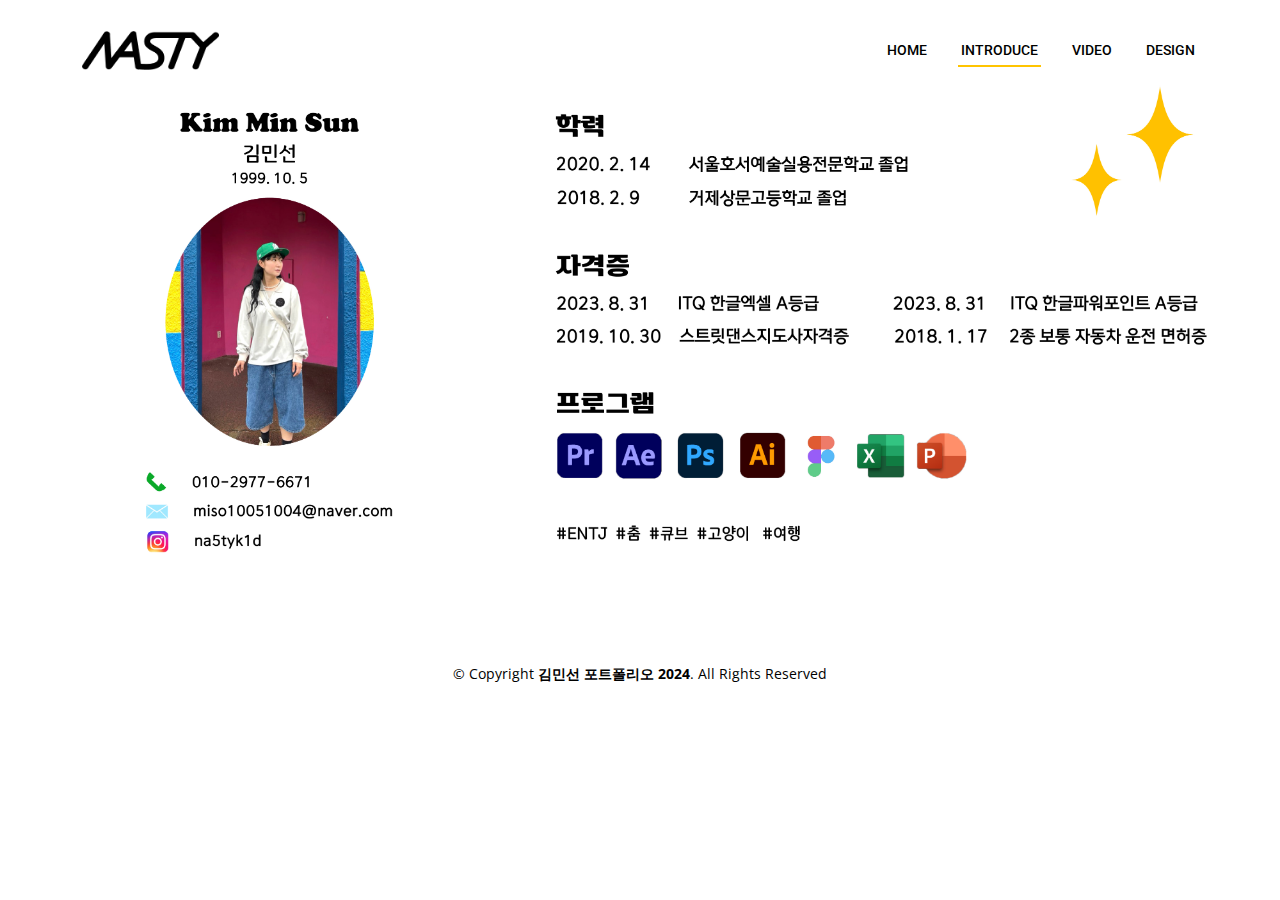
<file: about.html>
<!DOCTYPE html>
<html lang="ko">

<head>
  <meta charset="utf-8">
  <meta content="width=device-width, initial-scale=1.0" name="viewport">

  <title>김민선 포트폴리오</title>
  <meta content="" name="description">
  <meta content="" name="keywords">

  <!-- Favicons -->
  <link href="./img1/nasty_logo.png" rel="icon">
  <link href="assets/img/apple-touch-icon.png" rel="apple-touch-icon">

  <!-- Google Fonts -->
  <link rel="preconnect" href="https://fonts.googleapis.com">
  <link rel="preconnect" href="https://fonts.gstatic.com" crossorigin>
  <link href="https://fonts.googleapis.com/css2?family=Open+Sans:ital,wght@0,300;0,400;0,500;0,600;0,700;1,300;1,400;1,600;1,700&family=Roboto:ital,wght@0,300;0,400;0,500;0,600;0,700;1,300;1,400;1,500;1,600;1,700&family=Work+Sans:ital,wght@0,300;0,400;0,500;0,600;0,700;1,300;1,400;1,500;1,600;1,700&display=swap" rel="stylesheet">

  <!-- Vendor CSS Files -->
  <link href="assets/vendor/bootstrap/css/bootstrap.min.css" rel="stylesheet">
  <link href="assets/vendor/bootstrap-icons/bootstrap-icons.css" rel="stylesheet">
  <link href="assets/vendor/fontawesome-free/css/all.min.css" rel="stylesheet">
  <link href="assets/vendor/aos/aos.css" rel="stylesheet">
  <link href="assets/vendor/glightbox/css/glightbox.min.css" rel="stylesheet">
  <link href="assets/vendor/swiper/swiper-bundle.min.css" rel="stylesheet">

  <!-- Template Main CSS File -->
  <link href="assets/css/main.css" rel="stylesheet">

</head>

<body id="top">

  <!-- ======= Header ======= -->
  <header id="header" class="header d-flex align-items-center">
    <div class="container-fluid container-xl d-flex align-items-center justify-content-between">

      <a href="index.html" class="logo d-flex align-items-center">
        <!-- Uncomment the line below if you also wish to use an image logo -->
        <img src="./img1/nasty_text(bk).png" alt="">
        <!-- <h1>김민선 포트폴리</h1> -->
      </a>

      <i class="mobile-nav-toggle mobile-nav-show bi bi-list"></i>
      <i class="mobile-nav-toggle mobile-nav-hide d-none bi bi-x"></i>
      <nav id="navbar" class="navbar">
        <ul>
          <li><a href="index.html" >Home</a></li>
          <li><a href="about.html" class="active">Introduce</a></li>
          <li><a href="services.html">Video</a></li>
          <li><a href="projects.html">Design</a></li>
          
        </ul>
      </nav><!-- .navbar -->

    </div>
  </header><!-- End Header -->
	

  <main id="main">

  <div class="img01">
    <img class="img-fluid" src="./img1/sun.jpg" alt="">
  </div>
	
  <div class="img02">
    <img class="img-fluid" src="./img1/sun01.jpg" alt="">
    <img class="img-fluid" src="./img1/sun02.jpg" alt="">
  </div>
	

	 

	  
  
  </main><!-- End #main -->

  <!-- ======= Footer ======= -->
  <footer id="footer" class="footer">

      <div class="footer-legal text-center position-relative">
      <div class="container">
        
          &copy; Copyright <strong><span>김민선 포트폴리오 2024</span></strong>. All Rights Reserved
        </div>
              </div>
    

  </footer>
  <!-- End Footer -->

  <a href="#top" class="scroll-top d-flex align-items-center justify-content-center"><i class="bi bi-arrow-up-short"></i></a>

  <!-- Vendor JS Files -->
  <script src="assets/vendor/bootstrap/js/bootstrap.bundle.min.js"></script>
  <script src="assets/vendor/aos/aos.js"></script>
  <script src="assets/vendor/glightbox/js/glightbox.min.js"></script>
  <script src="assets/vendor/isotope-layout/isotope.pkgd.min.js"></script>
  <script src="assets/vendor/swiper/swiper-bundle.min.js"></script>
  <script src="assets/vendor/purecounter/purecounter_vanilla.js"></script>
  <script src="assets/vendor/php-email-form/validate.js"></script>

  <!-- Template Main JS File -->
  <script src="assets/js/main.js"></script>

</body>

</html>
</file>
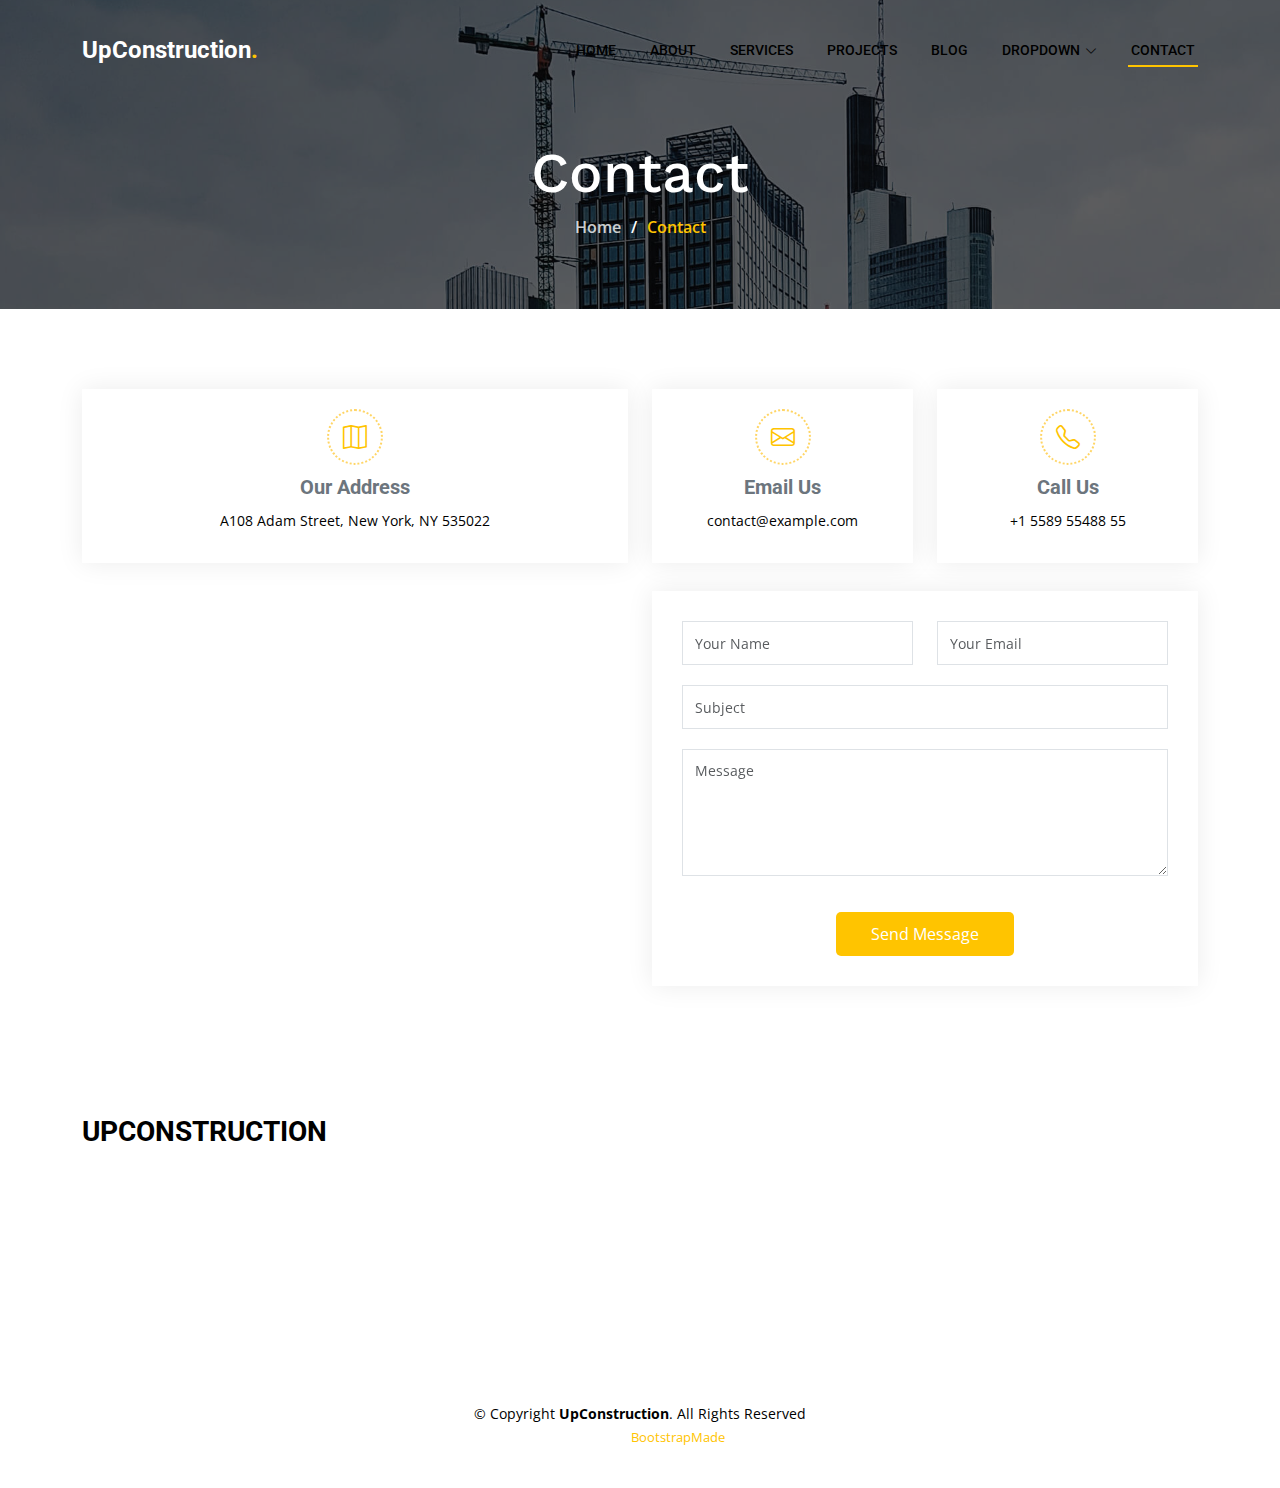
<file: contact.html>
<!DOCTYPE html>
<html lang="en">

<head>
  <meta charset="utf-8">
  <meta content="width=device-width, initial-scale=1.0" name="viewport">

  <title>UpConstruction Bootstrap Template - Contact</title>
  <meta content="" name="description">
  <meta content="" name="keywords">

  <!-- Favicons -->
  <link href="assets/img/favicon.png" rel="icon">
  <link href="assets/img/apple-touch-icon.png" rel="apple-touch-icon">

  <!-- Google Fonts -->
  <link rel="preconnect" href="https://fonts.googleapis.com">
  <link rel="preconnect" href="https://fonts.gstatic.com" crossorigin>
  <link href="https://fonts.googleapis.com/css2?family=Open+Sans:ital,wght@0,300;0,400;0,500;0,600;0,700;1,300;1,400;1,600;1,700&family=Roboto:ital,wght@0,300;0,400;0,500;0,600;0,700;1,300;1,400;1,500;1,600;1,700&family=Work+Sans:ital,wght@0,300;0,400;0,500;0,600;0,700;1,300;1,400;1,500;1,600;1,700&display=swap" rel="stylesheet">

  <!-- Vendor CSS Files -->
  <link href="assets/vendor/bootstrap/css/bootstrap.min.css" rel="stylesheet">
  <link href="assets/vendor/bootstrap-icons/bootstrap-icons.css" rel="stylesheet">
  <link href="assets/vendor/fontawesome-free/css/all.min.css" rel="stylesheet">
  <link href="assets/vendor/aos/aos.css" rel="stylesheet">
  <link href="assets/vendor/glightbox/css/glightbox.min.css" rel="stylesheet">
  <link href="assets/vendor/swiper/swiper-bundle.min.css" rel="stylesheet">

  <!-- Template Main CSS File -->
  <link href="assets/css/main.css" rel="stylesheet">

  <!-- =======================================================
  * Template Name: UpConstruction
  * Updated: Jan 29 2024 with Bootstrap v5.3.2
  * Template URL: https://bootstrapmade.com/upconstruction-bootstrap-construction-website-template/
  * Author: BootstrapMade.com
  * License: https://bootstrapmade.com/license/
  ======================================================== -->
</head>

<body>

  <!-- ======= Header ======= -->
  <header id="header" class="header d-flex align-items-center">
    <div class="container-fluid container-xl d-flex align-items-center justify-content-between">

      <a href="index.html" class="logo d-flex align-items-center">
        <!-- Uncomment the line below if you also wish to use an image logo -->
        <!-- <img src="assets/img/logo.png" alt=""> -->
        <h1>UpConstruction<span>.</span></h1>
      </a>

      <i class="mobile-nav-toggle mobile-nav-show bi bi-list"></i>
      <i class="mobile-nav-toggle mobile-nav-hide d-none bi bi-x"></i>
      <nav id="navbar" class="navbar">
        <ul>
          <li><a href="index.html">Home</a></li>
          <li><a href="about.html">About</a></li>
          <li><a href="services.html">Services</a></li>
          <li><a href="projects.html">Projects</a></li>
          <li><a href="blog.html">Blog</a></li>
          <li class="dropdown"><a href="#"><span>Dropdown</span> <i class="bi bi-chevron-down dropdown-indicator"></i></a>
            <ul>
              <li><a href="#">Dropdown 1</a></li>
              <li class="dropdown"><a href="#"><span>Deep Dropdown</span> <i class="bi bi-chevron-down dropdown-indicator"></i></a>
                <ul>
                  <li><a href="#">Deep Dropdown 1</a></li>
                  <li><a href="#">Deep Dropdown 2</a></li>
                  <li><a href="#">Deep Dropdown 3</a></li>
                  <li><a href="#">Deep Dropdown 4</a></li>
                  <li><a href="#">Deep Dropdown 5</a></li>
                </ul>
              </li>
              <li><a href="#">Dropdown 2</a></li>
              <li><a href="#">Dropdown 3</a></li>
              <li><a href="#">Dropdown 4</a></li>
            </ul>
          </li>
          <li><a href="contact.html" class="active">Contact</a></li>
        </ul>
      </nav><!-- .navbar -->

    </div>
  </header><!-- End Header -->

  <main id="main">

    <!-- ======= Breadcrumbs ======= -->
    <div class="breadcrumbs d-flex align-items-center" style="background-image: url('assets/img/breadcrumbs-bg.jpg');">
      <div class="container position-relative d-flex flex-column align-items-center" data-aos="fade">

        <h2>Contact</h2>
        <ol>
          <li><a href="index.html">Home</a></li>
          <li>Contact</li>
        </ol>

      </div>
    </div><!-- End Breadcrumbs -->

    <!-- ======= Contact Section ======= -->
    <section id="contact" class="contact">
      <div class="container" data-aos="fade-up" data-aos-delay="100">

        <div class="row gy-4">
          <div class="col-lg-6">
            <div class="info-item  d-flex flex-column justify-content-center align-items-center">
              <i class="bi bi-map"></i>
              <h3>Our Address</h3>
              <p>A108 Adam Street, New York, NY 535022</p>
            </div>
          </div><!-- End Info Item -->

          <div class="col-lg-3 col-md-6">
            <div class="info-item d-flex flex-column justify-content-center align-items-center">
              <i class="bi bi-envelope"></i>
              <h3>Email Us</h3>
              <p>contact@example.com</p>
            </div>
          </div><!-- End Info Item -->

          <div class="col-lg-3 col-md-6">
            <div class="info-item  d-flex flex-column justify-content-center align-items-center">
              <i class="bi bi-telephone"></i>
              <h3>Call Us</h3>
              <p>+1 5589 55488 55</p>
            </div>
          </div><!-- End Info Item -->

        </div>

        <div class="row gy-4 mt-1">

          <div class="col-lg-6 ">
            <iframe src="https://www.google.com/maps/embed?pb=!1m14!1m8!1m3!1d12097.433213460943!2d-74.0062269!3d40.7101282!3m2!1i1024!2i768!4f13.1!3m3!1m2!1s0x0%3A0xb89d1fe6bc499443!2sDowntown+Conference+Center!5e0!3m2!1smk!2sbg!4v1539943755621" frameborder="0" style="border:0; width: 100%; height: 384px;" allowfullscreen></iframe>
          </div><!-- End Google Maps -->

          <div class="col-lg-6">
            <form action="forms/contact.php" method="post" role="form" class="php-email-form">
              <div class="row gy-4">
                <div class="col-lg-6 form-group">
                  <input type="text" name="name" class="form-control" id="name" placeholder="Your Name" required>
                </div>
                <div class="col-lg-6 form-group">
                  <input type="email" class="form-control" name="email" id="email" placeholder="Your Email" required>
                </div>
              </div>
              <div class="form-group">
                <input type="text" class="form-control" name="subject" id="subject" placeholder="Subject" required>
              </div>
              <div class="form-group">
                <textarea class="form-control" name="message" rows="5" placeholder="Message" required></textarea>
              </div>
              <div class="my-3">
                <div class="loading">Loading</div>
                <div class="error-message"></div>
                <div class="sent-message">Your message has been sent. Thank you!</div>
              </div>
              <div class="text-center"><button type="submit">Send Message</button></div>
            </form>
          </div><!-- End Contact Form -->

        </div>

      </div>
    </section><!-- End Contact Section -->

  </main><!-- End #main -->

  <!-- ======= Footer ======= -->
  <footer id="footer" class="footer">

    <div class="footer-content position-relative">
      <div class="container">
        <div class="row">

          <div class="col-lg-4 col-md-6">
            <div class="footer-info">
              <h3>UpConstruction</h3>
              <p>
                A108 Adam Street <br>
                NY 535022, USA<br><br>
                <strong>Phone:</strong> +1 5589 55488 55<br>
                <strong>Email:</strong> info@example.com<br>
              </p>
              <div class="social-links d-flex mt-3">
                <a href="#" class="d-flex align-items-center justify-content-center"><i class="bi bi-twitter"></i></a>
                <a href="#" class="d-flex align-items-center justify-content-center"><i class="bi bi-facebook"></i></a>
                <a href="#" class="d-flex align-items-center justify-content-center"><i class="bi bi-instagram"></i></a>
                <a href="#" class="d-flex align-items-center justify-content-center"><i class="bi bi-linkedin"></i></a>
              </div>
            </div>
          </div><!-- End footer info column-->

          <div class="col-lg-2 col-md-3 footer-links">
            <h4>Useful Links</h4>
            <ul>
              <li><a href="#">Home</a></li>
              <li><a href="#">About us</a></li>
              <li><a href="#">Services</a></li>
              <li><a href="#">Terms of service</a></li>
              <li><a href="#">Privacy policy</a></li>
            </ul>
          </div><!-- End footer links column-->

          <div class="col-lg-2 col-md-3 footer-links">
            <h4>Our Services</h4>
            <ul>
              <li><a href="#">Web Design</a></li>
              <li><a href="#">Web Development</a></li>
              <li><a href="#">Product Management</a></li>
              <li><a href="#">Marketing</a></li>
              <li><a href="#">Graphic Design</a></li>
            </ul>
          </div><!-- End footer links column-->

          <div class="col-lg-2 col-md-3 footer-links">
            <h4>Hic solutasetp</h4>
            <ul>
              <li><a href="#">Molestiae accusamus iure</a></li>
              <li><a href="#">Excepturi dignissimos</a></li>
              <li><a href="#">Suscipit distinctio</a></li>
              <li><a href="#">Dilecta</a></li>
              <li><a href="#">Sit quas consectetur</a></li>
            </ul>
          </div><!-- End footer links column-->

          <div class="col-lg-2 col-md-3 footer-links">
            <h4>Nobis illum</h4>
            <ul>
              <li><a href="#">Ipsam</a></li>
              <li><a href="#">Laudantium dolorum</a></li>
              <li><a href="#">Dinera</a></li>
              <li><a href="#">Trodelas</a></li>
              <li><a href="#">Flexo</a></li>
            </ul>
          </div><!-- End footer links column-->

        </div>
      </div>
    </div>

    <div class="footer-legal text-center position-relative">
      <div class="container">
        <div class="copyright">
          &copy; Copyright <strong><span>UpConstruction</span></strong>. All Rights Reserved
        </div>
        <div class="credits">
          <!-- All the links in the footer should remain intact. -->
          <!-- You can delete the links only if you purchased the pro version. -->
          <!-- Licensing information: https://bootstrapmade.com/license/ -->
          <!-- Purchase the pro version with working PHP/AJAX contact form: https://bootstrapmade.com/upconstruction-bootstrap-construction-website-template/ -->
          Designed by <a href="https://bootstrapmade.com/">BootstrapMade</a>
        </div>
      </div>
    </div>

  </footer>
  <!-- End Footer -->

  <a href="#" class="scroll-top d-flex align-items-center justify-content-center"><i class="bi bi-arrow-up-short"></i></a>

  <div id="preloader"></div>

  <!-- Vendor JS Files -->
  <script src="assets/vendor/bootstrap/js/bootstrap.bundle.min.js"></script>
  <script src="assets/vendor/aos/aos.js"></script>
  <script src="assets/vendor/glightbox/js/glightbox.min.js"></script>
  <script src="assets/vendor/isotope-layout/isotope.pkgd.min.js"></script>
  <script src="assets/vendor/swiper/swiper-bundle.min.js"></script>
  <script src="assets/vendor/purecounter/purecounter_vanilla.js"></script>
  <script src="assets/vendor/php-email-form/validate.js"></script>

  <!-- Template Main JS File -->
  <script src="assets/js/main.js"></script>

</body>

</html>
</file>
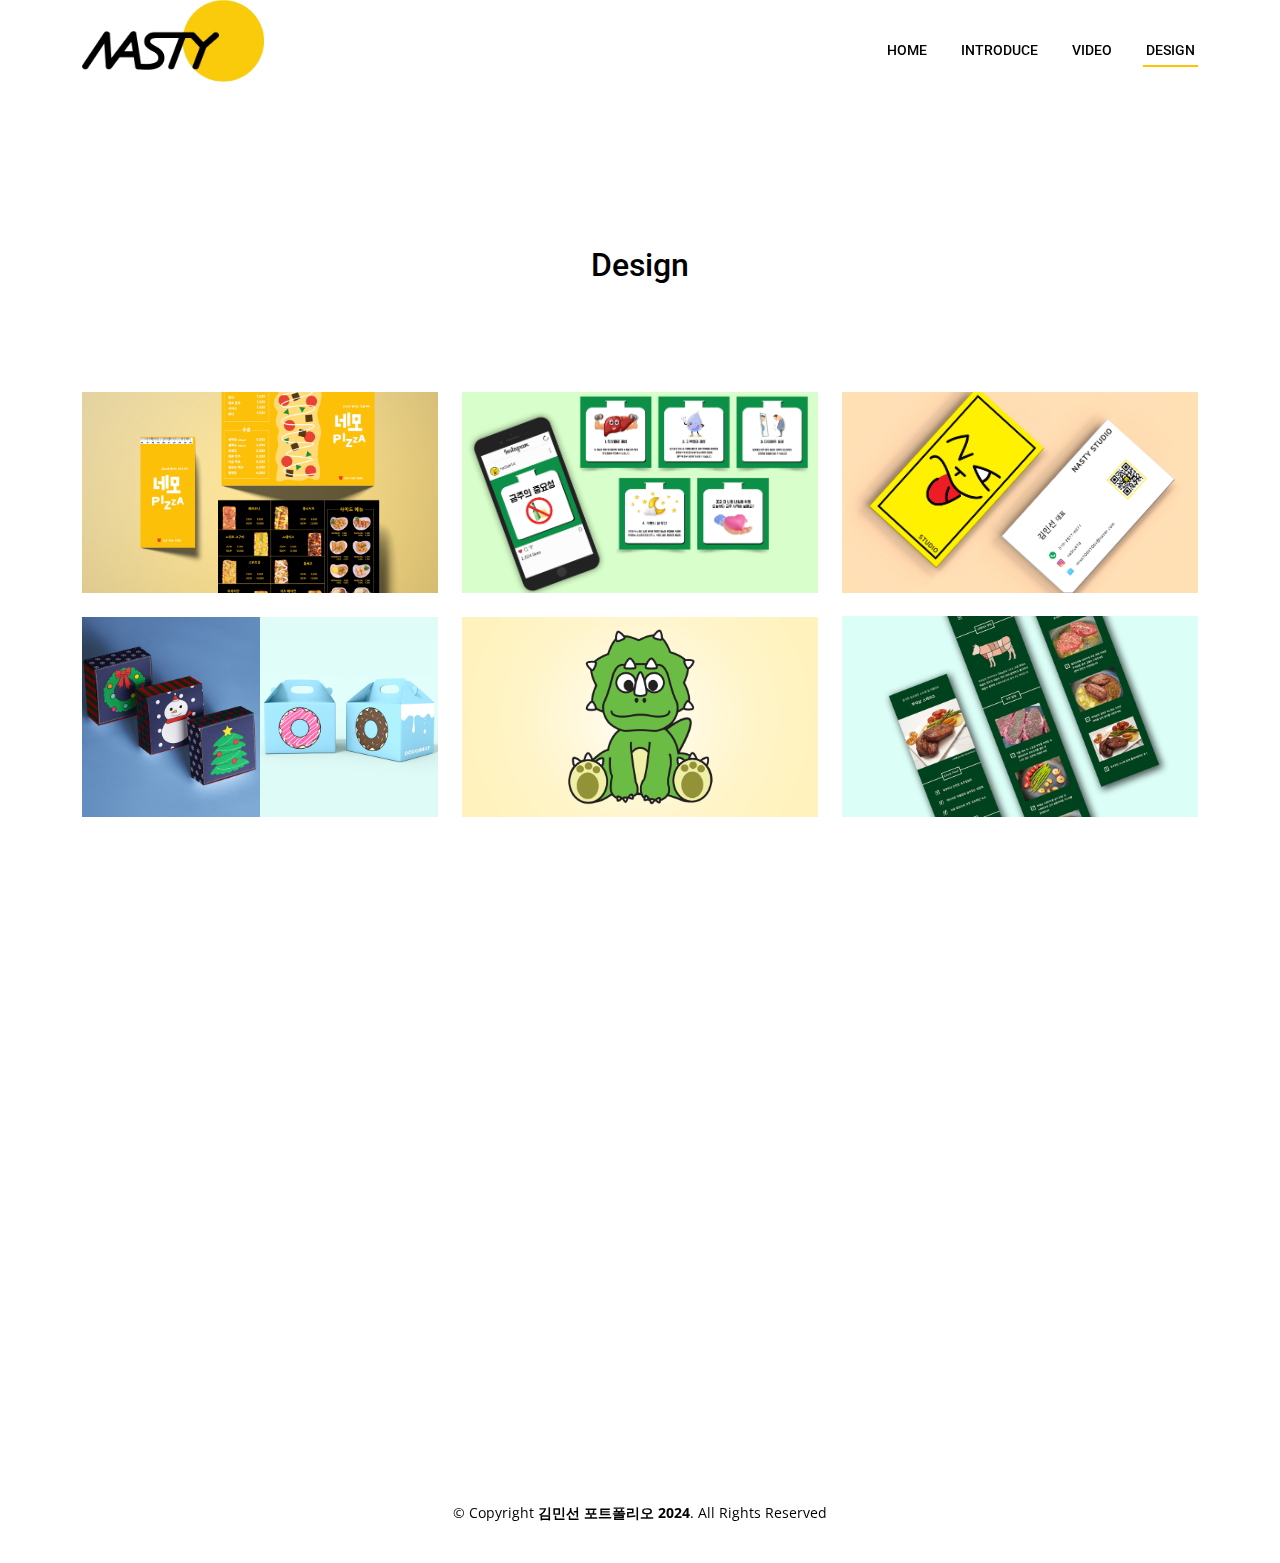
<file: projects.html>
<!DOCTYPE html>
<html lang="ko">

<head>
  <meta charset="utf-8">
  <meta content="width=device-width, initial-scale=1.0" name="viewport">

  <title>김민선 포트폴리오</title>
  <meta content="" name="description">
  <meta content="" name="keywords">

  <!-- Favicons -->
  <link href="./img1/nasty_logo.png" rel="icon">
  <link href="assets/img/apple-touch-icon.png" rel="apple-touch-icon">

  <!-- Google Fonts -->
  <link rel="preconnect" href="https://fonts.googleapis.com">
  <link rel="preconnect" href="https://fonts.gstatic.com" crossorigin>
  <link href="https://fonts.googleapis.com/css2?family=Open+Sans:ital,wght@0,300;0,400;0,500;0,600;0,700;1,300;1,400;1,600;1,700&family=Roboto:ital,wght@0,300;0,400;0,500;0,600;0,700;1,300;1,400;1,500;1,600;1,700&family=Work+Sans:ital,wght@0,300;0,400;0,500;0,600;0,700;1,300;1,400;1,500;1,600;1,700&display=swap" rel="stylesheet">

  <!-- Vendor CSS Files -->
  <link href="assets/vendor/bootstrap/css/bootstrap.min.css" rel="stylesheet">
  <link href="assets/vendor/bootstrap-icons/bootstrap-icons.css" rel="stylesheet">
  <link href="assets/vendor/fontawesome-free/css/all.min.css" rel="stylesheet">
  <link href="assets/vendor/aos/aos.css" rel="stylesheet">
  <link href="assets/vendor/glightbox/css/glightbox.min.css" rel="stylesheet">
  <link href="assets/vendor/swiper/swiper-bundle.min.css" rel="stylesheet">

  <!-- Template Main CSS File -->
  <link href="assets/css/main.css" rel="stylesheet">

</head>

<body id="top">

  <!-- ======= Header ======= -->
  <header id="header" class="header d-flex align-items-center">
    <div class="container-fluid container-xl d-flex align-items-center justify-content-between">

      <a href="index.html" class="logo d-flex align-items-center">
        <!-- Uncomment the line below if you also wish to use an image logo -->
        <img src="./img1/nasty_text(bk).png" alt="">
        <!-- <h1>김민선 포트폴리</h1> -->
      </a>

      <i class="mobile-nav-toggle mobile-nav-show bi bi-list"></i>
      <i class="mobile-nav-toggle mobile-nav-hide d-none bi bi-x"></i>
      <nav id="navbar" class="navbar">
        <ul>
          <li><a href="index.html" >Home</a></li>
          <li><a href="about.html" >Introduce</a></li>
          <li><a href="services.html">Video</a></li>
          <li><a href="projects.html" class="active">Design</a></li>
          
        </ul>
      </nav><!-- .navbar -->

    </div>
  </header><!-- End Header -->

  <main id="main">
	  
	  
    <!-- ======= Breadcrumbs ======= -->
  <!-- ======= Hero Section ======= -->
  <section id="hero" class="hero-1">

    <!-- <div class="info d-flex align-items-center">
      <div class="container">
        <div class="row justify-content-center">
          <div class="col-lg-6 text-center">
            <h2 data-aos="fade-down">2024 <span>Portfolio</span></h2>
            <p data-aos="fade-up">김민선</p>
            <a data-aos="fade-up" data-aos-delay="200" href="projects.html" class="btn-get-started">Get Started</a>
          </div>
        </div>
      </div>
    </div> -->
	  
	       
	  <!-- 여기 -->
      <video width="100%" height="30%" autoplay="autoplay" muted="muted" loop="loop"  >         
		  <source src="./img1/back.mp4" type="video/mp4">
      </video>

        <!-- 버튼 -->
		<!-- <a class="carousel-control-prev" href="#hero-carousel" role="button" data-bs-slide="prev">
        <span class="carousel-control-prev-icon bi bi-chevron-left" aria-hidden="true"></span>
      </a>

      <a class="carousel-control-next" href="#hero-carousel" role="button" data-bs-slide="next">
        <span class="carousel-control-next-icon bi bi-chevron-right" aria-hidden="true"></span>
      </a> -->

    

  </section><!-- End Hero Section -->

    <!-- ======= Our Projects Section ======= -->
	
	
      <div class="container position-relative d-flex flex-column align-items-center" data-aos="fade">

        <h2>Design</h2>
	  </div>
	  
    <section id="projects" class="projects">
      <div class="container" data-aos="fade-up">

        <div class="portfolio-isotope" data-portfolio-filter="*" data-portfolio-layout="masonry" data-portfolio-sort="original-order">

          <ul class="portfolio-flters" data-aos="fade-up" data-aos-delay="100">
            
          </ul><!-- End Projects Filters -->

          <div class="row gy-4 portfolio-container" data-aos="fade-up" data-aos-delay="200">

            <div class="col-lg-4 col-md-6 portfolio-item ">
              <div class="portfolio-content h-100">
                <img src="./img1/1.pizza.jpg" class="img-fluid" alt="">
                <div class="portfolio-info">
                  <p>리플렛 디자인</p>
                  <a href="./img1/1.pizza2.jpg" title="리플렛 디자인 (네모피자)" data-gallery="portfolio-gallery-remodeling" class="glightbox preview-link"><i class="bi bi-zoom-in"></i></a>
                </div>
              </div>
            </div><!-- End Projects Item -->

            <div class="col-lg-4 col-md-6 portfolio-item ">
              <div class="portfolio-content h-100">
                <img src="./img1/2.card.jpg" class="img-fluid" alt="">
                <div class="portfolio-info">
                  <p>카드 뉴스</p>
                  <a href="./img1/2.card2.jpg" title="카드 뉴스 (금주의 중요성)" data-gallery="portfolio-gallery-remodeling" class="glightbox preview-link"><i class="bi bi-zoom-in"></i></a>
                </div>
              </div>
			  
          </div><!-- End Projects Container -->
			  
			  <div class="col-lg-4 col-md-6 portfolio-item ">
              <div class="portfolio-content h-100">
                <img src="./img1/3.name.jpg" class="img-fluid" alt="">
                <div class="portfolio-info">
                  <p>명함 디자인</p>
                  <a href="./img1/3.name2.jpg" title="명함 디자인 (NASTY)" data-gallery="portfolio-gallery-remodeling" class="glightbox preview-link"><i class="bi bi-zoom-in"></i></a>
                </div>
              </div>
			  
          </div><!-- End Projects Container -->
			  
			  <div class="col-lg-4 col-md-6 portfolio-item ">
              <div class="portfolio-content h-100">
                <img src="./img1/4.page.jpg" class="img-fluid" alt="">
                <div class="portfolio-info">
                  <p>상세페이지 디자인</p>
                  <a href="./img1/4.page2.jpg" title="상세페이지 (스테이크)" data-gallery="portfolio-gallery-remodeling" class="glightbox preview-link"><i class="bi bi-zoom-in"></i></a>
                </div>
              </div>
			  
          </div><!-- End Projects Container -->
			  
			  <div class="col-lg-4 col-md-6 portfolio-item ">
              <div class="portfolio-content h-100">
                <img src="./img1/5.rs.jpg" class="img-fluid" alt="">
                <div class="portfolio-info">
                  <p>캐릭터 디자인</p>
                  <a href="./img1/5.rs2.png" title="캐릭터 디자인 (룡식)" data-gallery="portfolio-gallery-remodeling" class="glightbox preview-link"><i class="bi bi-zoom-in"></i></a>
                </div>
              </div>
			  
          </div><!-- End Projects Container -->
			  
			  <div class="col-lg-4 col-md-6 portfolio-item ">
              <div class="portfolio-content h-100">
                <img src="./img1/6.p.jpg" class="img-fluid" alt="">
                <div class="portfolio-info">
                  <p>패키지 디자인</p>
                  <a href="./img1/6.p2.jpg" title="패키지 디자인" data-gallery="portfolio-gallery-remodeling" class="glightbox preview-link"><i class="bi bi-zoom-in"></i></a>
                </div>
              </div>
			  
          </div><!-- End Projects Container -->
			  
			
			 
			  
			  
          
         
			  
			  
		</div>
		  </div>
		</div>
      
    </section><!-- End Our Projects Section -->
	  
	  
	  <div class="container position-relative d-flex flex-column align-items-center" data-aos="fade">

		  <br>
		    <br>
        <h2>Figma</h2>
	  </div>
	  
	  <!-- ======= Our Projects Section ======= -->
   <section id="projects" class="projects">
      <div class="container" >

        <div class="portfolio-isotope" >

        
			
	<div class="row gy-4 portfolio-container" data-aos="fade-up" data-aos-delay="200">

    	<div class="col-lg-4 col-md-6 mt-5 portfolio-item filter-remodeling">
				
		<div class="portfolio-content h-100">
	   
	  
		  
		  
			<a href="https://www.figma.com/proto/ZjYAuXhVcZGKKNtVnZDUts/%EB%8B%8C%ED%85%90%EB%8F%84_%EA%B9%80%EB%AF%BC%EC%84%A0?type=design&node-id=40-315&t=Up7zefZml2e2MOFf-1&scaling=min-zoom&page-id=40%3A303&starting-point-node-id=40%3A315&show-proto-sidebar=1&mode=design">
				<img src="./img1/web.jpg" class="card-img-top" alt="..."></a>
			<div class="card-body">
				 <br>
			  <h4 class="card-title">Nintendo 리뉴얼</h4>
			  <p class="card-text">Web 버전</p>
			  
			</div>
		 
		</div>
		</div>
	
			<!-- End Projects Item -->

			

            <div class="col-lg-4 col-md-6 mt-5 portfolio-item filter-remodeling">
				
				<div class="portfolio-content h-100">
		  
			  <a href="https://www.figma.com/proto/ZjYAuXhVcZGKKNtVnZDUts/%EB%8B%8C%ED%85%90%EB%8F%84_%EA%B9%80%EB%AF%BC%EC%84%A0?type=design&node-id=61-303&t=THACxa9dR01FxYV6-0&scaling=min-zoom&page-id=40%3A303&starting-point-node-id=61%3A303&show-proto-sidebar=1">
				  <img src="./img1/tab.jpg" class="card-img-top" alt="..."></a>
				
			  <div class="card-body">
				  <br>
			   <h4 class="card-title">Nintendo 리뉴얼</h4>
			   <p class="card-text">Tablet 버전</p>
			   
			  </div>
		        </div>
		     </div>
			
			<!-- End Projects Item -->
		
			

            <div class="col-lg-4 col-md-6 mt-5 portfolio-item filter-remodeling">
				
				<div class="portfolio-content h-100">
		  
			  <a href="https://www.figma.com/proto/ZjYAuXhVcZGKKNtVnZDUts/%EB%8B%8C%ED%85%90%EB%8F%84_%EA%B9%80%EB%AF%BC%EC%84%A0?type=design&node-id=86-494&t=THACxa9dR01FxYV6-0&scaling=min-zoom&page-id=40%3A303&starting-point-node-id=86%3A494">
				  <img src="./img1/mobile.jpg" class="card-img-top" alt="..."></a>
				
			  <div class="card-body">
				  <br>
			   <h4 class="card-title">Nintendo 리뉴얼</h4>
			   <p class="card-text">Mobile 버전</p>
			  
			  </div>
		        </div>
		     </div>
			
			<!-- End Projects Item -->
			</div>
			</div>
		  </div>       
			</section>
	  
  </main><!-- End #main -->
	<!-- 

	 <a href="https://www.figma.com/proto/ZjYAuXhVcZGKKNtVnZDUts/%EB%8B%8C%ED%85%90%EB%8F%84_%EA%B9%80%EB%AF%BC%EC%84%A0?node-id=61-303&starting-point-node-id=61%3A303"><img src="./img1/2024.jpg" alt=""></a> -->
	
  <!-- ======= Footer ======= -->
  <footer id="footer" class="footer">

      <div class="footer-legal text-center position-relative">
      <div class="container">
      
          &copy; Copyright <strong><span>김민선 포트폴리오 2024</span></strong>. All Rights Reserved
        </div>
              </div>
 

  </footer>
  <!-- End Footer -->

  <a href="#top" class="scroll-top d-flex align-items-center justify-content-center"><i class="bi bi-arrow-up-short"></i></a>

  <div id="preloader"></div>

  <!-- Vendor JS Files -->
  <script src="assets/vendor/bootstrap/js/bootstrap.bundle.min.js"></script>
  <script src="assets/vendor/aos/aos.js"></script>
  <script src="assets/vendor/glightbox/js/glightbox.min.js"></script>
  <script src="assets/vendor/isotope-layout/isotope.pkgd.min.js"></script>
  <script src="assets/vendor/swiper/swiper-bundle.min.js"></script>
  <script src="assets/vendor/purecounter/purecounter_vanilla.js"></script>
  <script src="assets/vendor/php-email-form/validate.js"></script>

  <!-- Template Main JS File -->
  <script src="assets/js/main.js"></script>

</body>

</html>
</file>
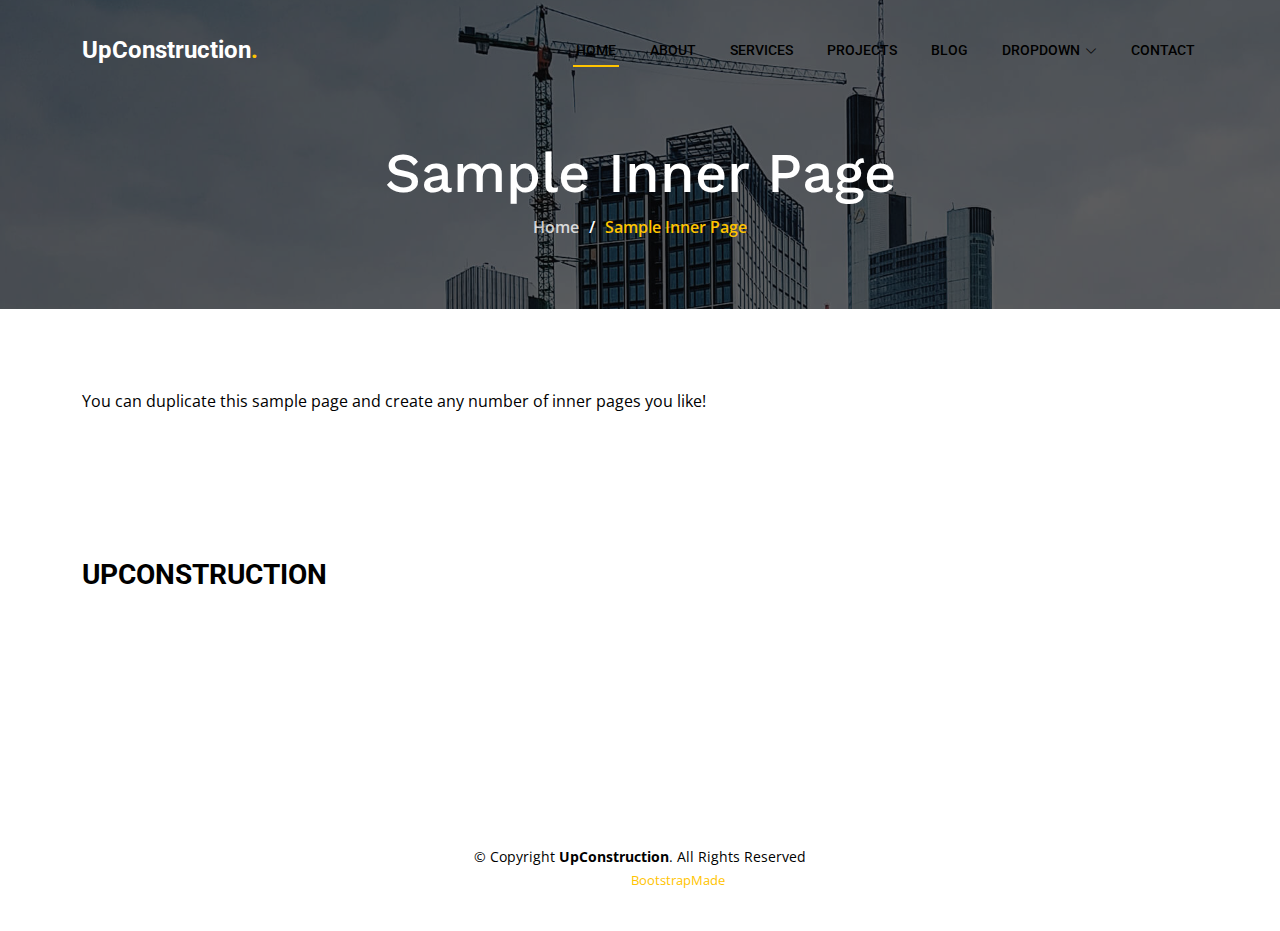
<file: sample-inner-page.html>
<!DOCTYPE html>
<html lang="en">

<head>
  <meta charset="utf-8">
  <meta content="width=device-width, initial-scale=1.0" name="viewport">

  <title>[Template] Sample Inner Page</title>
  <meta content="" name="description">
  <meta content="" name="keywords">

  <!-- Favicons -->
  <link href="assets/img/favicon.png" rel="icon">
  <link href="assets/img/apple-touch-icon.png" rel="apple-touch-icon">

  <!-- Google Fonts -->
  <link rel="preconnect" href="https://fonts.googleapis.com">
  <link rel="preconnect" href="https://fonts.gstatic.com" crossorigin>
  <link href="https://fonts.googleapis.com/css2?family=Open+Sans:ital,wght@0,300;0,400;0,500;0,600;0,700;1,300;1,400;1,600;1,700&family=Roboto:ital,wght@0,300;0,400;0,500;0,600;0,700;1,300;1,400;1,500;1,600;1,700&family=Work+Sans:ital,wght@0,300;0,400;0,500;0,600;0,700;1,300;1,400;1,500;1,600;1,700&display=swap" rel="stylesheet">

  <!-- Vendor CSS Files -->
  <link href="assets/vendor/bootstrap/css/bootstrap.min.css" rel="stylesheet">
  <link href="assets/vendor/bootstrap-icons/bootstrap-icons.css" rel="stylesheet">
  <link href="assets/vendor/fontawesome-free/css/all.min.css" rel="stylesheet">
  <link href="assets/vendor/aos/aos.css" rel="stylesheet">
  <link href="assets/vendor/glightbox/css/glightbox.min.css" rel="stylesheet">
  <link href="assets/vendor/swiper/swiper-bundle.min.css" rel="stylesheet">

  <!-- Template Main CSS File -->
  <link href="assets/css/main.css" rel="stylesheet">

  <!-- =======================================================
  * Template Name: UpConstruction
  * Updated: Jan 29 2024 with Bootstrap v5.3.2
  * Template URL: https://bootstrapmade.com/upconstruction-bootstrap-construction-website-template/
  * Author: BootstrapMade.com
  * License: https://bootstrapmade.com/license/
  ======================================================== -->
</head>

<body>

  <!-- ======= Header ======= -->
  <header id="header" class="header d-flex align-items-center">
    <div class="container-fluid container-xl d-flex align-items-center justify-content-between">

      <a href="index.html" class="logo d-flex align-items-center">
        <!-- Uncomment the line below if you also wish to use an image logo -->
        <!-- <img src="assets/img/logo.png" alt=""> -->
        <h1>UpConstruction<span>.</span></h1>
      </a>

      <i class="mobile-nav-toggle mobile-nav-show bi bi-list"></i>
      <i class="mobile-nav-toggle mobile-nav-hide d-none bi bi-x"></i>
      <nav id="navbar" class="navbar">
        <ul>
          <li><a href="index.html" class="active">Home</a></li>
          <li><a href="about.html">About</a></li>
          <li><a href="services.html">Services</a></li>
          <li><a href="projects.html">Projects</a></li>
          <li><a href="blog.html">Blog</a></li>
          <li class="dropdown"><a href="#"><span>Dropdown</span> <i class="bi bi-chevron-down dropdown-indicator"></i></a>
            <ul>
              <li><a href="#">Dropdown 1</a></li>
              <li class="dropdown"><a href="#"><span>Deep Dropdown</span> <i class="bi bi-chevron-down dropdown-indicator"></i></a>
                <ul>
                  <li><a href="#">Deep Dropdown 1</a></li>
                  <li><a href="#">Deep Dropdown 2</a></li>
                  <li><a href="#">Deep Dropdown 3</a></li>
                  <li><a href="#">Deep Dropdown 4</a></li>
                  <li><a href="#">Deep Dropdown 5</a></li>
                </ul>
              </li>
              <li><a href="#">Dropdown 2</a></li>
              <li><a href="#">Dropdown 3</a></li>
              <li><a href="#">Dropdown 4</a></li>
            </ul>
          </li>
          <li><a href="contact.html">Contact</a></li>
        </ul>
      </nav><!-- .navbar -->

    </div>
  </header><!-- End Header -->

  <main id="main">

    <!-- ======= Breadcrumbs ======= -->
    <div class="breadcrumbs d-flex align-items-center" style="background-image: url('assets/img/breadcrumbs-bg.jpg');">
      <div class="container position-relative d-flex flex-column align-items-center" data-aos="fade">

        <h2>Sample Inner Page</h2>
        <ol>
          <li><a href="index.html">Home</a></li>
          <li>Sample Inner Page</li>
        </ol>

      </div>
    </div><!-- End Breadcrumbs -->

    <section class="sample-page">
      <div class="container">

        <p>
          You can duplicate this sample page and create any number of inner pages you like!
        </p>

      </div>
    </section>

  </main><!-- End #main -->

  <!-- ======= Footer ======= -->
  <footer id="footer" class="footer">

    <div class="footer-content position-relative">
      <div class="container">
        <div class="row">

          <div class="col-lg-4 col-md-6">
            <div class="footer-info">
              <h3>UpConstruction</h3>
              <p>
                A108 Adam Street <br>
                NY 535022, USA<br><br>
                <strong>Phone:</strong> +1 5589 55488 55<br>
                <strong>Email:</strong> info@example.com<br>
              </p>
              <div class="social-links d-flex mt-3">
                <a href="#" class="d-flex align-items-center justify-content-center"><i class="bi bi-twitter"></i></a>
                <a href="#" class="d-flex align-items-center justify-content-center"><i class="bi bi-facebook"></i></a>
                <a href="#" class="d-flex align-items-center justify-content-center"><i class="bi bi-instagram"></i></a>
                <a href="#" class="d-flex align-items-center justify-content-center"><i class="bi bi-linkedin"></i></a>
              </div>
            </div>
          </div><!-- End footer info column-->

          <div class="col-lg-2 col-md-3 footer-links">
            <h4>Useful Links</h4>
            <ul>
              <li><a href="#">Home</a></li>
              <li><a href="#">About us</a></li>
              <li><a href="#">Services</a></li>
              <li><a href="#">Terms of service</a></li>
              <li><a href="#">Privacy policy</a></li>
            </ul>
          </div><!-- End footer links column-->

          <div class="col-lg-2 col-md-3 footer-links">
            <h4>Our Services</h4>
            <ul>
              <li><a href="#">Web Design</a></li>
              <li><a href="#">Web Development</a></li>
              <li><a href="#">Product Management</a></li>
              <li><a href="#">Marketing</a></li>
              <li><a href="#">Graphic Design</a></li>
            </ul>
          </div><!-- End footer links column-->

          <div class="col-lg-2 col-md-3 footer-links">
            <h4>Hic solutasetp</h4>
            <ul>
              <li><a href="#">Molestiae accusamus iure</a></li>
              <li><a href="#">Excepturi dignissimos</a></li>
              <li><a href="#">Suscipit distinctio</a></li>
              <li><a href="#">Dilecta</a></li>
              <li><a href="#">Sit quas consectetur</a></li>
            </ul>
          </div><!-- End footer links column-->

          <div class="col-lg-2 col-md-3 footer-links">
            <h4>Nobis illum</h4>
            <ul>
              <li><a href="#">Ipsam</a></li>
              <li><a href="#">Laudantium dolorum</a></li>
              <li><a href="#">Dinera</a></li>
              <li><a href="#">Trodelas</a></li>
              <li><a href="#">Flexo</a></li>
            </ul>
          </div><!-- End footer links column-->

        </div>
      </div>
    </div>

    <div class="footer-legal text-center position-relative">
      <div class="container">
        <div class="copyright">
          &copy; Copyright <strong><span>UpConstruction</span></strong>. All Rights Reserved
        </div>
        <div class="credits">
          <!-- All the links in the footer should remain intact. -->
          <!-- You can delete the links only if you purchased the pro version. -->
          <!-- Licensing information: https://bootstrapmade.com/license/ -->
          <!-- Purchase the pro version with working PHP/AJAX contact form: https://bootstrapmade.com/upconstruction-bootstrap-construction-website-template/ -->
          Designed by <a href="https://bootstrapmade.com/">BootstrapMade</a>
        </div>
      </div>
    </div>

  </footer>
  <!-- End Footer -->

  <a href="#" class="scroll-top d-flex align-items-center justify-content-center"><i class="bi bi-arrow-up-short"></i></a>

  <div id="preloader"></div>

  <!-- Vendor JS Files -->
  <script src="assets/vendor/bootstrap/js/bootstrap.bundle.min.js"></script>
  <script src="assets/vendor/aos/aos.js"></script>
  <script src="assets/vendor/glightbox/js/glightbox.min.js"></script>
  <script src="assets/vendor/isotope-layout/isotope.pkgd.min.js"></script>
  <script src="assets/vendor/swiper/swiper-bundle.min.js"></script>
  <script src="assets/vendor/purecounter/purecounter_vanilla.js"></script>
  <script src="assets/vendor/php-email-form/validate.js"></script>

  <!-- Template Main JS File -->
  <script src="assets/js/main.js"></script>

</body>

</html>
</file>
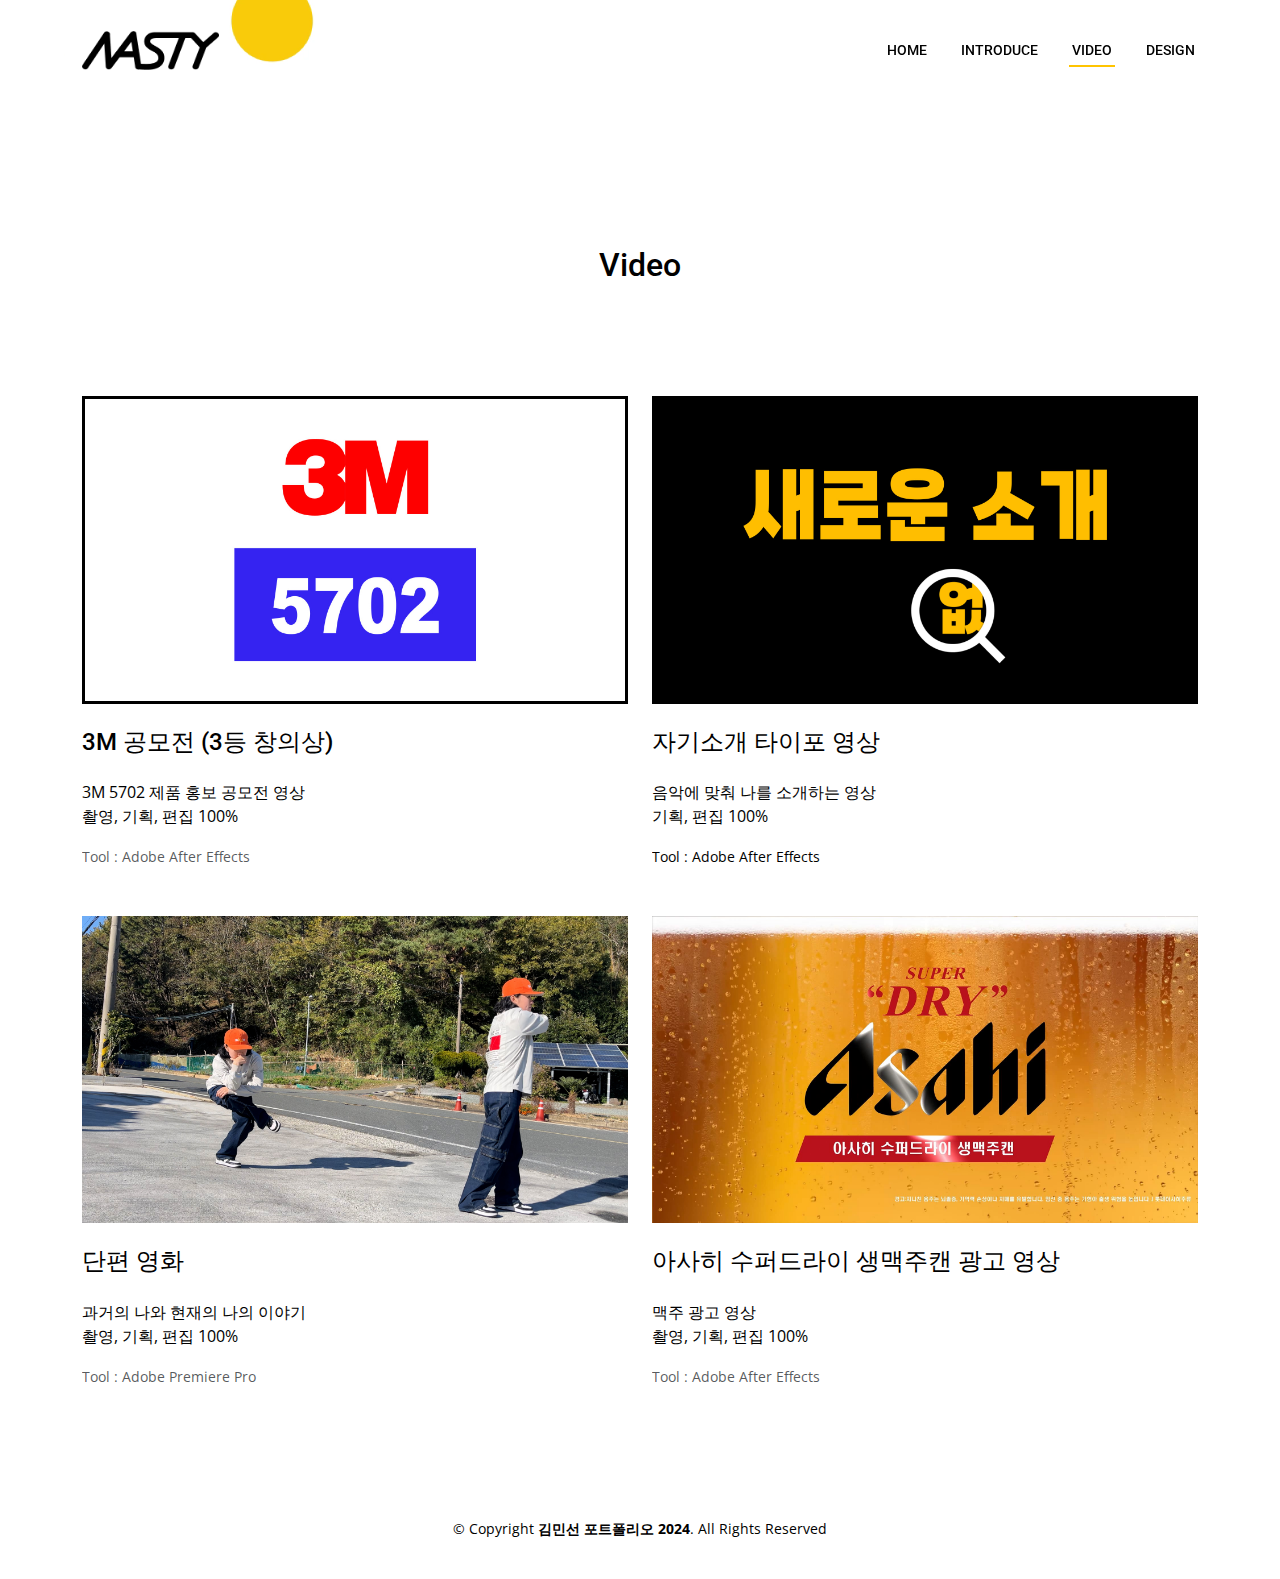
<file: services.html>
<!DOCTYPE html>
<html lang="ko">

<head>
  <meta charset="utf-8">
  <meta content="width=device-width, initial-scale=1.0" name="viewport">

  <title>김민선 포트폴리오</title>
  <meta content="" name="description">
  <meta content="" name="keywords">

  <!-- Favicons -->
  <link href="./img1/nasty_logo.png" rel="icon">
  <link href="assets/img/apple-touch-icon.png" rel="apple-touch-icon">

  <!-- Google Fonts -->
  <link rel="preconnect" href="https://fonts.googleapis.com">
  <link rel="preconnect" href="https://fonts.gstatic.com" crossorigin>
  <link href="https://fonts.googleapis.com/css2?family=Open+Sans:ital,wght@0,300;0,400;0,500;0,600;0,700;1,300;1,400;1,600;1,700&family=Roboto:ital,wght@0,300;0,400;0,500;0,600;0,700;1,300;1,400;1,500;1,600;1,700&family=Work+Sans:ital,wght@0,300;0,400;0,500;0,600;0,700;1,300;1,400;1,500;1,600;1,700&display=swap" rel="stylesheet">

  <!-- Vendor CSS Files -->
  <link href="assets/vendor/bootstrap/css/bootstrap.min.css" rel="stylesheet">
  <link href="assets/vendor/bootstrap-icons/bootstrap-icons.css" rel="stylesheet">
  <link href="assets/vendor/fontawesome-free/css/all.min.css" rel="stylesheet">
  <link href="assets/vendor/aos/aos.css" rel="stylesheet">
  <link href="assets/vendor/glightbox/css/glightbox.min.css" rel="stylesheet">
  <link href="assets/vendor/swiper/swiper-bundle.min.css" rel="stylesheet">

  <!-- Template Main CSS File -->
  <link href="assets/css/main.css" rel="stylesheet">

</head>

<body id="top">

  <!-- ======= Header ======= -->
  <header id="header" class="header d-flex align-items-center">
    <div class="container-fluid container-xl d-flex align-items-center justify-content-between">

      <a href="index.html" class="logo d-flex align-items-center">
        <!-- Uncomment the line below if you also wish to use an image logo -->
        <img src="./img1/nasty_text(bk).png" alt="">
        <!-- <h1>김민선 포트폴리</h1> -->
      </a>

      <i class="mobile-nav-toggle mobile-nav-show bi bi-list"></i>
      <i class="mobile-nav-toggle mobile-nav-hide d-none bi bi-x"></i>
      <nav id="navbar" class="navbar">
        <ul>
          <li><a href="index.html" >Home</a></li>
          <li><a href="about.html" >Introduce</a></li>
          <li><a href="services.html" class="active">Video</a></li>
          <li><a href="projects.html">Design</a></li>
          
        </ul>
      </nav><!-- .navbar -->

    </div>
  </header><!-- End Header -->
	

  <main id="main">

    <!-- ======= Breadcrumbs ======= -->
      <!-- ======= Hero Section ======= -->
  <section id="hero" class="hero-1">

    <!-- <div class="info d-flex align-items-center">
      <div class="container">
        <div class="row justify-content-center">
          <div class="col-lg-6 text-center">
            <h2 data-aos="fade-down">2024 <span>Portfolio</span></h2>
            <p data-aos="fade-up">김민선</p>
            <a data-aos="fade-up" data-aos-delay="200" href="projects.html" class="btn-get-started">Get Started</a>
          </div>
        </div>
      </div>
    </div> -->
	  
	       
	  <!-- 여기 -->
      <video width="100%" height="30%" autoplay="autoplay" muted="muted" loop="loop"  >         
		  <source src="./img1/back.mp4" type="video/mp4">
      </video>

        <!-- 버튼 -->
		<!-- <a class="carousel-control-prev" href="#hero-carousel" role="button" data-bs-slide="prev">
        <span class="carousel-control-prev-icon bi bi-chevron-left" aria-hidden="true"></span>
      </a>

      <a class="carousel-control-next" href="#hero-carousel" role="button" data-bs-slide="next">
        <span class="carousel-control-next-icon bi bi-chevron-right" aria-hidden="true"></span>
      </a> -->

    

  </section><!-- End Hero Section -->
	  
	 
	      

    <!-- ======= Our Projects Section ======= -->
	  
	  <div class="container position-relative d-flex flex-column align-items-center" data-aos="fade">

        <h2>Video</h2>
	  </div>
	  
	  
   <section id="projects" class="projects">
      <div class="container" >

        <div class="portfolio-isotope" >

        
			
	<div class="row gy-4 portfolio-container" data-aos="fade-up" data-aos-delay="200">

    	
			

            <div class="col-lg-6 col-md-6 mt-5 portfolio-item filter-remodeling">
				
				<div class="portfolio-content h-100">
		  
			  <a href="https://youtube.com/shorts/-VT_nZZF5JE?si=JVMOIic3I9rWyc4P"><img src="./img1/3m1.jpg" class="card-img-top" alt="..."></a>
				
			  <div class="card-body">
				  <br>
			   <h4 class="card-title">3M 공모전 (3등 창의상)</h4>
				  <br>
			   <p class="card-text">3M 5702 제품 홍보 공모전 영상 <br>촬영, 기획, 편집 100%</p>
			   <p class="card-text"><small class="text-body-secondary">Tool : Adobe After Effects</small></p>
			  </div>
		        </div>
		     </div>
			
			<!-- End Projects Item -->
		
			

            <div class="col-lg-6 col-md-6 mt-5 portfolio-item filter-remodeling">
				
				<div class="portfolio-content h-100">
		  
			  <a href="https://youtu.be/v8FuI5AQn8k"><img src="./img1/text1.jpg" class="card-img-top" alt="..."></a>
				
			  <div class="card-body">
				  <br>
			   <h4 class="card-title">자기소개 타이포 영상</h4>
				  <br>
			   <p class="card-text">음악에 맞춰 나를 소개하는 영상 <br> 기획, 편집 100%</p>
			   <p class="card-text"><small>Tool : Adobe After Effects</small></p>
			  </div>
		        </div>
		     </div>
		     <!-- End Projects Item -->
			
		
		<div class="col-lg-6 col-md-6 mt-5 portfolio-item filter-remodeling">
				
				<div class="portfolio-content h-100">
		  
			  <a href="https://youtu.be/nd_bRB9PyHk?si=eTvbbfsdYPvtN7Hv"><img src="./img1/movie.jpg" class="card-img-top" alt="..."></a>
				
			  <div class="card-body">
				  <br>
			   <h4 class="card-title">단편 영화</h4>
				  <br>
			   <p class="card-text">과거의 나와 현재의 나의 이야기 <br>촬영, 기획, 편집 100%</p>
			   <p class="card-text"><small class="text-body-secondary">Tool : Adobe Premiere Pro</small></p>
			  </div>
		        </div>
		     </div>
			
			<!-- End Projects Item -->
		
		
		<div class="col-lg-6 col-md-6 mt-5 portfolio-item filter-remodeling">
				
		<div class="portfolio-content h-100">
	   
	  
		  
		  
			<a href="https://youtu.be/ucD5G0_I78w"><img src="./img1/beer.jpg" class="card-img-top" alt="..."></a>
			<div class="card-body">
				 <br>
			  <h4 class="card-title">아사히 수퍼드라이 생맥주캔 광고 영상</h4>
			  <br>
			  <p class="card-text">맥주 광고 영상 <br>촬영, 기획, 편집 100%</p>
			  <p class="card-text"><small class="text-body-secondary">Tool : Adobe After Effects</small></p>
			</div>
		 
		</div>
		</div> 
		<!-- End Projects Item -->
		
			

            
		  </div>
		  </div>	
	</div>  
	  </section>

  </main><!-- End #main -->

   <!-- ======= Footer ======= -->
  <footer id="footer" class="footer">

      <div class="footer-legal text-center position-relative">
      <div class="container">
        
          &copy; Copyright <strong><span>김민선 포트폴리오 2024</span></strong>. All Rights Reserved
        </div>
              </div>
    

  </footer>
  <!-- End Footer -->

  <a href="#top" class="scroll-top d-flex align-items-center justify-content-center"><i class="bi bi-arrow-up-short"></i></a>

  <!-- Vendor JS Files -->
  <script src="assets/vendor/bootstrap/js/bootstrap.bundle.min.js"></script>
  <script src="assets/vendor/aos/aos.js"></script>
  <script src="assets/vendor/glightbox/js/glightbox.min.js"></script>
  <script src="assets/vendor/isotope-layout/isotope.pkgd.min.js"></script>
  <script src="assets/vendor/swiper/swiper-bundle.min.js"></script>
  <script src="assets/vendor/purecounter/purecounter_vanilla.js"></script>
  <script src="assets/vendor/php-email-form/validate.js"></script>

  <!-- Template Main JS File -->
  <script src="assets/js/main.js"></script>

</body>

</html>
</file>
<file: assets/css/main.css>
/**
* Template Name: UpConstruction
* Updated: Jan 29 2024 with Bootstrap v5.3.2
* Template URL: https://bootstrapmade.com/upconstruction-bootstrap-construction-website-template/
* Author: BootstrapMade.com
* License: https://bootstrapmade.com/license/
*/

/*--------------------------------------------------------------
# Set main reusable colors and fonts using CSS variables
# Learn more about CSS variables at https://developer.mozilla.org/en-US/docs/Web/CSS/Using_CSS_custom_properties
--------------------------------------------------------------*/
/* Fonts */
:root {
  --font-default: "Open Sans", system-ui, -apple-system, "Segoe UI", Roboto, "Helvetica Neue", Arial, "Noto Sans", "Liberation Sans", sans-serif, "Apple Color Emoji", "Segoe UI Emoji", "Segoe UI Symbol", "Noto Color Emoji";
  --font-primary: "Roboto", sans-serif;
  --font-secondary: "Work Sans", sans-serif;
}

/* Colors */
:root {
  --color-default: #000;
  --color-primary: #ffc400;
  --color-secondary: #52565e;
}

/* Smooth scroll behavior */
:root {
  scroll-behavior: smooth;
}

/*--------------------------------------------------------------
# General
--------------------------------------------------------------*/
body {
  font-family: var(--font-default);
  color: var(--color-default);
  overflow-x: hidden;
}

a {
  color: var(--color-primary);
  text-decoration: none;
}

a:hover {
  color: #ffc732;
  text-decoration: none;
}

h1,
h2,
h3,
h4,
h5,
h6 {
  font-family: var(--font-primary);
}

/*--------------------------------------------------------------
# Sections & Section Header
--------------------------------------------------------------*/
section {
  padding: 80px 0;
  overflow: hidden;
}

.section-bg {
  background-color: #f5f6f7;
}

.section-header {
  text-align: center;
  padding-bottom: 70px;
}

.section-header h2 {
  font-size: 32px;
  font-weight: 700;
  position: relative;
  color: #2e3135;
}

.section-header h2:before,
.section-header h2:after {
  content: "";
  width: 50px;
  height: 2px;
  background: var(--color-primary);
  display: inline-block;
}

.section-header h2:before {
  margin: 0 15px 10px 0;
}

.section-header h2:after {
  margin: 0 0 10px 15px;
}

.section-header p {
  margin: 0 auto 0 auto;
}

@media (min-width: 1199px) {
  .section-header p {
    max-width: 60%;
  }
}

/*--------------------------------------------------------------
# Breadcrumbs
--------------------------------------------------------------*/
.breadcrumbs {
  padding: 140px 0 60px 0;
  min-height: 30vh;
  position: relative;
  background-size: cover;
  background-position: center;
  background-repeat: no-repeat;
}

.breadcrumbs:before {
  content: "";
  background-color: rgba(0, 0, 0, 0.6);
  position: absolute;
  inset: 0;
}

.breadcrumbs h2 {
  font-size: 56px;
  font-weight: 500;
  color: #fff;
  font-family: var(--font-secondary);
}

.breadcrumbs ol {
  display: flex;
  flex-wrap: wrap;
  list-style: none;
  padding: 0 0 10px 0;
  margin: 0;
  font-size: 16px;
  font-weight: 600;
  color: var(--color-primary);
}

.breadcrumbs ol a {
  color: rgba(255, 255, 255, 0.8);
  transition: 0.3s;
}

.breadcrumbs ol a:hover {
  text-decoration: underline;
}

.breadcrumbs ol li+li {
  padding-left: 10px;
}

.breadcrumbs ol li+li::before {
  display: inline-block;
  padding-right: 10px;
  color: #fff;
  content: "/";
}

/*--------------------------------------------------------------
# Scroll top button
--------------------------------------------------------------*/
.scroll-top {
  position: fixed;
  visibility: hidden;
  opacity: 0;
  right: 15px;
  bottom: 15px;
  z-index: 99999;
  background: var(--color-primary);
  width: 40px;
  height: 40px;
  border-radius: 4px;
  transition: all 0.4s;
}

.scroll-top i {
  font-size: 24px;
  color: var(--color-secondary);
  line-height: 0;
}

.scroll-top:hover {
  background: #ffc732;
  color: #fff;
}

.scroll-top.active {
  visibility: visible;
  opacity: 1;
}

/*--------------------------------------------------------------
# Preloader
--------------------------------------------------------------*/
#preloader {
  position: fixed;
  inset: 0;
  z-index: 999999;
  overflow: hidden;
  background: #fff;
  transition: all 0.6s ease-out;
}

#preloader:before {
  content: "";
  position: fixed;
  top: calc(50% - 30px);
  left: calc(50% - 30px);
  border: 6px solid #fff;
  border-color: var(--color-primary) transparent var(--color-primary) transparent;
  border-radius: 50%;
  width: 60px;
  height: 60px;
  animation: animate-preloader 1.5s linear infinite;
}

@keyframes animate-preloader {
  0% {
    transform: rotate(0deg);
  }

  100% {
    transform: rotate(360deg);
  }
}

/*--------------------------------------------------------------
# Disable aos animation delay on mobile devices
--------------------------------------------------------------*/
@media screen and (max-width: 768px) {
  [data-aos-delay] {
    transition-delay: 0 !important;
  }
}

/*--------------------------------------------------------------
# Header
--------------------------------------------------------------*/
.header {
  z-index: 997;
  position: absolute;
  padding: 30px 0;
  top: 0;
  left: 0;
  right: 0;
}

.header .logo img {
  max-height: 40px;
  margin-right: 6px;
}

.header .logo h1 {
  font-size: 24px;
  font-weight: 700;
  color: #fff;
  margin-bottom: 0;
  font-family: var(--font-primary);
}

.header .logo h1 span {
  color: var(--color-primary);
}

/*--------------------------------------------------------------
# Desktop Navigation
--------------------------------------------------------------*/
@media (min-width: 1280px) {
  .navbar {
    padding: 0;
  }

  .navbar ul {
    margin: 0;
    padding: 0;
    display: flex;
    list-style: none;
    align-items: center;
  }

  .navbar li {
    position: relative;
  }

  .navbar>ul>li {
    white-space: nowrap;
    padding: 10px 0 10px 28px;
  }

  .navbar a,
  .navbar a:focus {
    display: flex;
    align-items: center;
    justify-content: space-between;
    padding: 0 3px;
    font-family: var(--font-primary);
    font-size: 14px;
    font-weight: 500;
    color: #000;
    text-transform: uppercase;
    white-space: nowrap;
    transition: 0.3s;
    position: relative;
  }

  .navbar a i,
  .navbar a:focus i {
    font-size: 12px;
    line-height: 0;
    margin-left: 5px;
  }

  .navbar>ul>li>a:before {
    content: "";
    position: absolute;
    width: 100%;
    height: 2px;
    bottom: -6px;
    left: 0;
    background-color: var(--color-primary);
    visibility: hidden;
    width: 0px;
    transition: all 0.3s ease-in-out 0s;
  }

  .navbar a:hover:before,
  .navbar li:hover>a:before,
  .navbar .active:before {
    visibility: visible;
    width: 100%;
  }

  .navbar a:hover,
  .navbar .active,
  .navbar .active:focus,
  .navbar li:hover>a {
    color: #000;
  }

  .navbar .dropdown ul {
    display: block;
    position: absolute;
    left: 28px;
    top: calc(100% + 30px);
    margin: 0;
    padding: 10px 0;
    z-index: 99;
    opacity: 0;
    visibility: hidden;
    background: #fff;
    box-shadow: 0px 0px 30px rgba(127, 137, 161, 0.25);
    transition: 0.3s;
  }

  .navbar .dropdown ul li {
    min-width: 200px;
  }

  .navbar .dropdown ul a {
    padding: 10px 20px;
    font-size: 15px;
    text-transform: none;
    color: var(--color-default);
    font-weight: 400;
  }

  .navbar .dropdown ul a i {
    font-size: 12px;
  }

  .navbar .dropdown ul a:hover,
  .navbar .dropdown ul .active:hover,
  .navbar .dropdown ul li:hover>a {
    color: var(--color-primary);
  }

  .navbar .dropdown:hover>ul {
    opacity: 1;
    top: 100%;
    visibility: visible;
  }

  .navbar .dropdown .dropdown ul {
    top: 0;
    left: calc(100% - 30px);
    visibility: hidden;
  }

  .navbar .dropdown .dropdown:hover>ul {
    opacity: 1;
    top: 0;
    left: 100%;
    visibility: visible;
  }
}

@media (min-width: 1280px) and (max-width: 1366px) {
  .navbar .dropdown .dropdown ul {
    left: -90%;
  }

  .navbar .dropdown .dropdown:hover>ul {
    left: -100%;
  }
}

@media (min-width: 1280px) {

  .mobile-nav-show,
  .mobile-nav-hide {
    display: none;
  }
}

/*--------------------------------------------------------------
# Mobile Navigation
--------------------------------------------------------------*/
@media (max-width: 1279px) {
  .navbar {
    position: fixed;
    top: 0;
    right: -100%;
    width: 100%;
    max-width: 400px;
    bottom: 0;
    transition: 0.3s;
    z-index: 9997;
  }

  .navbar ul {
    position: absolute;
    inset: 0;
    padding: 50px 0 10px 0;
    margin: 0;
    background: rgba(0, 0, 0, 0.8);
    overflow-y: auto;
    transition: 0.3s;
    z-index: 9998;
  }

  .navbar a,
  .navbar a:focus {
    display: flex;
    align-items: center;
    justify-content: space-between;
    padding: 10px 20px;
    font-family: var(--font-primary);
    font-size: 15px;
    font-weight: 500;
    color: #FFC400;
    white-space: nowrap;
    text-transform: uppercase;
    transition: 0.3s;
  }

  .navbar a i,
  .navbar a:focus i {
    font-size: 12px;
    line-height: 0;
    margin-left: 5px;
  }

  .navbar a:hover,
  .navbar .active,
  .navbar .active:focus,
  .navbar li:hover>a {
    color: #fff;
  }

  .navbar .dropdown ul,
  .navbar .dropdown .dropdown ul {
    position: static;
    display: none;
    padding: 10px 0;
    margin: 10px 20px;
    transition: all 0.5s ease-in-out;
    border: 1px solid #222428;
  }

  .navbar .dropdown>.dropdown-active,
  .navbar .dropdown .dropdown>.dropdown-active {
    display: block;
  }

  .mobile-nav-show {
    position: relative;
    color: #000;
    font-size: 28px;
    cursor: pointer;
    line-height: 0;
    transition: 0.5s;
    z-index: 9999;
    padding-right: 10px;
  }

  .mobile-nav-hide {
    color: #fff;
    font-size: 32px;
    cursor: pointer;
    line-height: 0;
    transition: 0.5s;
    position: fixed;
    right: 20px;
    top: 20px;
    z-index: 9999;
  }

  .mobile-nav-active {
    overflow: hidden;
  }

  .mobile-nav-active .navbar {
    right: 0;
  }

  .mobile-nav-active .navbar:before {
    content: "";
    position: fixed;
    inset: 0;
    background: rgba(0, 0, 0, 0.6);
    z-index: 9996;
  }
}

/*--------------------------------------------------------------
# Get Started Section
--------------------------------------------------------------*/
.get-started .content {
  padding: 30px 0;
}

.get-started .content h3 {
  font-size: 36px;
  color: var(--color-secondary);
  font-weight: 600;
  margin-bottom: 25px;
  padding-bottom: 25px;
  position: relative;
}

.get-started .content h3:after {
  content: "";
  position: absolute;
  display: block;
  width: 60px;
  height: 4px;
  background: var(--color-primary);
  left: 0;
  bottom: 0;
}

.get-started .content p {
  font-size: 14px;
}

.get-started .php-email-form {
  background: #fff;
  padding: 30px;
  height: 100%;
}

@media (max-width: 575px) {
  .get-started .php-email-form {
    padding: 20px;
  }
}

.get-started .php-email-form h3 {
  font-size: 14px;
  font-weight: 700;
  text-transform: uppercase;
  letter-spacing: 1px;
}

.get-started .php-email-form p {
  font-size: 14px;
  margin-bottom: 20px;
}

.get-started .php-email-form .error-message {
  display: none;
  color: #fff;
  background: #df1529;
  text-align: left;
  padding: 15px;
  margin-bottom: 24px;
  font-weight: 600;
}

.get-started .php-email-form .sent-message {
  display: none;
  color: #fff;
  background: #059652;
  text-align: center;
  padding: 15px;
  margin-bottom: 24px;
  font-weight: 600;
}

.get-started .php-email-form .loading {
  display: none;
  background: #fff;
  text-align: center;
  padding: 15px;
  margin-bottom: 24px;
}

.get-started .php-email-form .loading:before {
  content: "";
  display: inline-block;
  border-radius: 50%;
  width: 24px;
  height: 24px;
  margin: 0 10px -6px 0;
  border: 3px solid #059652;
  border-top-color: #fff;
  animation: animate-loading 1s linear infinite;
}

.get-started .php-email-form input,
.get-started .php-email-form textarea {
  border-radius: 0;
  box-shadow: none;
  font-size: 14px;
  border-radius: 0;
}

.get-started .php-email-form input:focus,
.get-started .php-email-form textarea:focus {
  border-color: var(--color-primary);
}

.get-started .php-email-form input {
  padding: 12px 15px;
}

.get-started .php-email-form textarea {
  padding: 12px 15px;
}

.get-started .php-email-form button[type=submit] {
  background: var(--color-primary);
  border: 0;
  padding: 10px 30px;
  color: #fff;
  transition: 0.4s;
  border-radius: 4px;
}

.get-started .php-email-form button[type=submit]:hover {
  background: rgba(254, 185, 0, 0.8);
}

@keyframes animate-loading {
  0% {
    transform: rotate(0deg);
  }

  100% {
    transform: rotate(360deg);
  }
}

/*--------------------------------------------------------------
# Constructions Section
--------------------------------------------------------------*/
.constructions .card-item {
  border: 1px solid rgba(82, 86, 94, 0.2);
  background: #fff;
  position: relative;
  border-radius: 0;
}

.constructions .card-item .card-bg {
  min-height: 300px;
  background-size: cover;
  background-position: center;
  background-repeat: no-repeat;
}

.constructions .card-item .card-body {
  padding: 30px;
}

.constructions .card-item h4 {
  font-weight: 700;
  font-size: 20px;
  margin-bottom: 15px;
  color: var(--color-secondary);
}

.constructions .card-item p {
  color: var(--color-secondary);
  margin: 0;
}

/*--------------------------------------------------------------
# Services Section
--------------------------------------------------------------*/
.services .service-item {
  padding: 40px;
  background: #fff;
  height: 100%;
}

.services .service-item .icon {
  width: 48px;
  height: 48px;
  position: relative;
  margin-bottom: 50px;
}

.services .service-item .icon i {
  color: var(--color-secondary);
  font-size: 40px;
  transition: ease-in-out 0.3s;
  z-index: 2;
  position: relative;
  line-height: 1.8;
}

.services .service-item .icon:before {
  position: absolute;
  content: "";
  height: 100%;
  width: 100%;
  background: #f0f1f2;
  border-radius: 50px;
  z-index: 1;
  top: 10px;
  right: -15px;
  transition: 0.3s;
}

.services .service-item h3 {
  color: var(--color-default);
  font-weight: 700;
  margin: 0 0 20px 0;
  padding-bottom: 8px;
  font-size: 22px;
  position: relative;
  display: inline-block;
  border-bottom: 4px solid #ebebed;
  transition: 0.3s;
}

.services .service-item p {
  line-height: 24px;
  font-size: 14px;
  margin-bottom: 0;
}

.services .service-item .readmore {
  margin-top: 15px;
  display: inline-block;
  color: var(--color-primary);
}

.services .service-item:hover .icon:before {
  background: var(--color-primary);
}

.services .service-item:hover h3 {
  border-color: var(--color-primary);
}

/*--------------------------------------------------------------
# Features Section
--------------------------------------------------------------*/
.features .nav-tabs {
  border: 0;
}

.features .nav-link {
  padding: 15px 0;
  transition: 0.3s;
  color: var(--color-secondary);
  border-radius: 0;
  display: flex;
  align-items: center;
  justify-content: center;
  cursor: pointer;
  height: 100%;
  border: 0;
  border-bottom: 4px solid #e2e4e6;
}

.features .nav-link i {
  padding-right: 15px;
  font-size: 48px;
}

.features .nav-link h4 {
  font-size: 18px;
  font-weight: 600;
  margin: 0;
}

@media (max-width: 575px) {
  .features .nav-link h4 {
    font-size: 16px;
  }
}

.features .nav-link:hover {
  color: var(--color-primary);
}

.features .nav-link.active {
  color: var(--color-primary);
  background-color: transparent;
  border-color: var(--color-primary);
}

.features .tab-content {
  margin-top: 30px;
}

.features .tab-pane h3 {
  font-weight: 700;
  font-size: 32px;
  position: relative;
  margin-bottom: 20px;
  padding-bottom: 20px;
}

.features .tab-pane h3:after {
  content: "";
  position: absolute;
  display: block;
  width: 60px;
  height: 3px;
  background: var(--color-primary);
  left: 0;
  bottom: 0;
}

.features .tab-pane ul {
  list-style: none;
  padding: 0;
}

.features .tab-pane ul li {
  padding-top: 10px;
}

.features .tab-pane ul i {
  font-size: 20px;
  padding-right: 4px;
  color: var(--color-primary);
}

.features .tab-pane p:last-child {
  margin-bottom: 0;
}

/*--------------------------------------------------------------
# Our Projects Section
--------------------------------------------------------------*/
.projects .portfolio-flters {
  padding: 0;
  margin: 0 auto 20px auto;
  list-style: none;
  text-align: center;
}

.projects .portfolio-flters li {
  cursor: pointer;
  display: inline-block;
  padding: 0;
  font-size: 18px;
  font-weight: 500;
  margin: 0 10px;
  line-height: 1;
  margin-bottom: 5px;
  transition: all 0.3s ease-in-out;
}

.projects .portfolio-flters li:hover,
.projects .portfolio-flters li.filter-active {
  color: var(--color-primary);
}

.projects .portfolio-flters li:first-child {
  margin-left: 0;
}

.projects .portfolio-flters li:last-child {
  margin-right: 0;
}

@media (max-width: 575px) {
  .projects .portfolio-flters li {
    font-size: 14px;
    margin: 0 5px;
  }
}

.projects .portfolio-content {
  position: relative;
  overflow: hidden;
}

.projects .portfolio-content img {
  transition: 0.3s;
}

.projects .portfolio-content .portfolio-info {
  opacity: 0;
  position: absolute;
  inset: 0;
  z-index: 3;
  transition: all ease-in-out 0.3s;
  background: rgba(0, 0, 0, 0.6);
  padding: 15px;
}

.projects .portfolio-content .portfolio-info h4 {
  font-size: 14px;
  padding: 5px 10px;
  font-weight: 400;
  color: #fff;
  display: inline-block;
  background-color: var(--color-primary);
}

.projects .portfolio-content .portfolio-info p {
  position: absolute;
  bottom: 10px;
  text-align: center;
  display: inline-block;
  left: 0;
  right: 0;
  font-size: 16px;
  font-weight: 600;
  color: rgba(255, 255, 255, 0.8);
}

.projects .portfolio-content .portfolio-info .preview-link,
.projects .portfolio-content .portfolio-info .details-link {
  position: absolute;
  left: calc(55% - 40px);
  font-size: 26px;
  top: calc(50% - 14px);
  color: #fff;
  transition: 0.3s;
  line-height: 1.2;
}

.projects .portfolio-content .portfolio-info .preview-link:hover,
.projects .portfolio-content .portfolio-info .details-link:hover {
  color: var(--color-primary);
}

.projects .portfolio-content .portfolio-info .details-link {
  left: 50%;
  font-size: 34px;
  line-height: 0;
}

.projects .portfolio-content:hover .portfolio-info {
  opacity: 1;
}

.projects .portfolio-content:hover img {
  transform: scale(1.1);
}

/*--------------------------------------------------------------
# Testimonials Section
--------------------------------------------------------------*/
.testimonials .testimonial-wrap {
  padding-left: 50px;
}

.testimonials .testimonials-carousel,
.testimonials .testimonials-slider {
  overflow: hidden;
}

.testimonials .testimonial-item {
  box-sizing: content-box;
  padding: 30px 30px 30px 60px;
  margin: 0 15px 30px 0;
  min-height: 200px;
  box-shadow: 0px 2px 20px rgba(82, 86, 94, 0.1);
  position: relative;
  background: #fff;
}

.testimonials .testimonial-item .testimonial-img {
  width: 90px;
  border-radius: 10px;
  border: 6px solid #fff;
  position: absolute;
  left: -45px;
}

.testimonials .testimonial-item h3 {
  font-size: 18px;
  font-weight: bold;
  margin: 10px 0 5px 0;
  color: #000;
}

.testimonials .testimonial-item h4 {
  font-size: 14px;
  color: #999;
  margin: 0;
}

.testimonials .testimonial-item .stars {
  margin: 10px 0;
}

.testimonials .testimonial-item .stars i {
  color: #ffc107;
  margin: 0 1px;
}

.testimonials .testimonial-item .quote-icon-left,
.testimonials .testimonial-item .quote-icon-right {
  color: #ffd565;
  font-size: 26px;
  line-height: 0;
}

.testimonials .testimonial-item .quote-icon-left {
  display: inline-block;
  left: -5px;
  position: relative;
}

.testimonials .testimonial-item .quote-icon-right {
  display: inline-block;
  right: -5px;
  position: relative;
  top: 10px;
  transform: scale(-1, -1);
}

.testimonials .testimonial-item p {
  font-style: italic;
  margin: 15px auto 15px auto;
}

.testimonials .swiper-pagination {
  margin-top: 20px;
  position: relative;
}

.testimonials .swiper-pagination .swiper-pagination-bullet {
  width: 12px;
  height: 12px;
  background-color: #d5d7da;
  opacity: 1;
}

.testimonials .swiper-pagination .swiper-pagination-bullet-active {
  background-color: var(--color-primary);
}

@media (max-width: 767px) {
  .testimonials .testimonial-wrap {
    padding-left: 0;
  }

  .testimonials .testimonials-carousel,
  .testimonials .testimonials-slider {
    overflow: hidden;
  }

  .testimonials .testimonial-item {
    padding: 30px;
    margin: 15px;
  }

  .testimonials .testimonial-item .testimonial-img {
    position: static;
    left: auto;
  }
}

/*--------------------------------------------------------------
# Alt Services Section
--------------------------------------------------------------*/
.alt-services .img-bg {
  background-size: cover;
  background-position: center center;
  min-height: 400px;
}

.alt-services h3 {
  font-size: 28px;
  font-weight: 700;
  color: var(--color-secondary);
  margin-bottom: 20px;
  padding-bottom: 20px;
  position: relative;
}

.alt-services h3:after {
  content: "";
  position: absolute;
  display: block;
  width: 50px;
  height: 3px;
  background: var(--color-primary);
  left: 0;
  bottom: 0;
}

.alt-services .icon-box {
  margin-top: 50px;
}

.alt-services .icon-box i {
  display: flex;
  align-items: center;
  justify-content: center;
  color: var(--color-primary);
  margin-right: 25px;
  font-size: 28px;
  width: 56px;
  height: 56px;
  border-radius: 4px;
  line-height: 0;
  box-shadow: 0px 2px 30px rgba(0, 0, 0, 0.08);
  background-color: #fff;
  transition: 0.3s;
}

.alt-services .icon-box:hover i {
  background-color: var(--color-primary);
  color: #fff;
}

.alt-services .icon-box h4 {
  font-weight: 700;
  margin-bottom: 10px;
  font-size: 18px;
}

.alt-services .icon-box h4 a {
  color: #000;
  transition: 0.3s;
}

.alt-services .icon-box h4 a:hover {
  color: var(--color-primary);
}

.alt-services .icon-box p {
  line-height: 24px;
  font-size: 14px;
  margin-bottom: 0;
}

/*--------------------------------------------------------------
# About Section
--------------------------------------------------------------*/
.about h2 {
  font-size: 48px;
  font-weight: 700;
  font-family: var(--font-secondary);
  margin: 30px 0;
}

@media (min-width: 991px) {
  .about h2 {
    max-width: 65%;
    margin: 0 0 80px 0;
  }
}

.about .our-story {
  padding: 40px;
  background-color: #f5f6f7;
}

@media (min-width: 991px) {
  .about .our-story {
    padding-right: 35%;
  }
}

.about .our-story h4 {
  text-transform: uppercase;
  font-size: 18px;
  color: #838893;
}

.about .our-story h3 {
  font-size: 36px;
  font-weight: 700;
  margin-bottom: 20px;
  color: var(--color-secondary);
}

.about .our-story p:last-child {
  margin-bottom: 0;
}

.about ul {
  list-style: none;
  padding: 0;
  font-size: 15px;
}

.about ul li {
  padding: 5px 0;
  display: flex;
  align-items: center;
}

.about ul i {
  font-size: 20px;
  margin-right: 4px;
  color: var(--color-primary);
}

.about .watch-video i {
  font-size: 32px;
  transition: 0.3s;
  color: var(--color-primary);
}

.about .watch-video a {
  font-weight: 600;
  color: var(--color-secondary);
  margin-left: 8px;
  transition: 0.3s;
}

.about .watch-video:hover a {
  color: var(--color-primary);
}

.about .about-img {
  min-height: 600px;
  background-size: cover;
  background-position: center;
}

@media (min-width: 992px) {
  .about .about-img {
    position: absolute;
    top: 0;
    right: 0;
  }
}

/*--------------------------------------------------------------
# Stats Counter Section
--------------------------------------------------------------*/
.stats-counter .stats-item {
  background: #fff;
  box-shadow: 0px 0 30px rgba(82, 86, 94, 0.05);
  padding: 30px;
}

.stats-counter .stats-item i {
  font-size: 42px;
  line-height: 0;
  margin-right: 20px;
  color: var(--color-primary);
}

.stats-counter .stats-item span {
  font-size: 36px;
  display: block;
  font-weight: 600;
  color: var(--color-secondary);
}

.stats-counter .stats-item p {
  padding: 0;
  margin: 0;
  font-family: var(--font-primary);
  font-size: 14px;
}

/*--------------------------------------------------------------
# Our Team Section
--------------------------------------------------------------*/
.team .member {
  position: relative;
}

.team .member .member-img {
  margin: 0 80px;
  border-radius: 50%;
  overflow: hidden;
  position: relative;
}

@media (max-width: 1920px) {
  .team .member .member-img {
    margin: auto;
  }
}

.team .member .member-img img {
  position: relative;
  z-index: 1;
}

.team .member .member-img .social {
  position: absolute;
  inset: 0;
  background-color: rgba(0, 0, 0, 0.6);
  display: flex;
  justify-content: center;
  align-items: center;
  z-index: 2;
  padding-bottom: 20px;
  transition: 0.3s;
  visibility: hidden;
  opacity: 0;
}

.team .member .member-img .social a {
  transition: 0.3s;
  color: #fff;
  font-size: 20px;
  margin: 0 8px;
}

.team .member .member-img .social a:hover {
  color: var(--color-primary);
}

.team .member .member-info {
  margin-top: 30px;
}

.team .member .member-info h4 {
  font-weight: 700;
  margin-bottom: 6px;
  font-size: 18px;
  color: var(--color-secondary);
}

.team .member .member-info span {
  font-style: italic;
  display: block;
  font-size: 15px;
  color: #838893;
  margin-bottom: 10px;
}

.team .member .member-info p {
  margin-bottom: 0;
  font-size: 14px;
}

.team .member:hover .member-img .social {
  padding-bottom: 0;
  visibility: visible;
  opacity: 1;
}

/*--------------------------------------------------------------
# Servie Cards Section
--------------------------------------------------------------*/
.services-cards h3 {
  font-size: 20px;
  font-weight: 700;
  color: var(--color-secondary);
}

.services-cards p {
  font-size: 15px;
}

.services-cards ul li {
  display: flex;
  align-items: center;
  font-size: 14px;
  padding-top: 10px;
}

.services-cards ul li i {
  font-size: 16px;
  color: var(--color-primary);
  margin-right: 6px;
}

/*--------------------------------------------------------------
# Projet Details Section
--------------------------------------------------------------*/
.project-details .portfolio-details-slider img {
  width: 100%;
}

.project-details .portfolio-details-slider .swiper-pagination .swiper-pagination-bullet {
  width: 12px;
  height: 12px;
  background-color: rgba(255, 255, 255, 0.7);
  opacity: 1;
}

.project-details .portfolio-details-slider .swiper-pagination .swiper-pagination-bullet-active {
  background-color: var(--color-primary);
}

.project-details .swiper-button-prev,
.project-details .swiper-button-next {
  width: 48px;
  height: 48px;
}

.project-details .swiper-button-prev:after,
.project-details .swiper-button-next:after {
  color: rgba(255, 255, 255, 0.8);
  background-color: rgba(0, 0, 0, 0.2);
  font-size: 24px;
  border-radius: 50%;
  width: 48px;
  height: 48px;
  display: flex;
  align-items: center;
  justify-content: center;
  transition: 0.3s;
}

.project-details .swiper-button-prev:hover:after,
.project-details .swiper-button-next:hover:after {
  background-color: rgba(0, 0, 0, 0.6);
}

@media (max-width: 575px) {

  .project-details .swiper-button-prev,
  .project-details .swiper-button-next {
    display: none;
  }
}

.project-details .portfolio-info h3 {
  font-size: 22px;
  font-weight: 700;
  margin-bottom: 20px;
  padding-bottom: 20px;
  position: relative;
}

.project-details .portfolio-info h3:after {
  content: "";
  position: absolute;
  display: block;
  width: 50px;
  height: 3px;
  background: var(--color-primary);
  left: 0;
  bottom: 0;
}

.project-details .portfolio-info ul {
  list-style: none;
  padding: 0;
  font-size: 15px;
}

.project-details .portfolio-info ul li {
  display: flex;
  flex-direction: column;
  padding-bottom: 15px;
}

.project-details .portfolio-info ul strong {
  text-transform: uppercase;
  font-weight: 400;
  color: #838893;
  font-size: 14px;
}

.project-details .portfolio-info .btn-visit {
  padding: 8px 40px;
  background: var(--color-primary);
  color: #fff;
  border-radius: 50px;
  transition: 0.3s;
}

.project-details .portfolio-info .btn-visit:hover {
  background: #ffc019;
}

.project-details .portfolio-description h2 {
  font-size: 26px;
  font-weight: 700;
  margin-bottom: 20px;
  color: var(--color-secondary);
}

.project-details .portfolio-description p {
  padding: 0;
}

.project-details .portfolio-description .testimonial-item {
  padding: 30px 30px 0 30px;
  position: relative;
  background: #f5f6f7;
  height: 100%;
  margin-bottom: 50px;
}

.project-details .portfolio-description .testimonial-item .testimonial-img {
  width: 90px;
  border-radius: 50px;
  border: 6px solid #fff;
  float: left;
  margin: 0 10px 0 0;
}

.project-details .portfolio-description .testimonial-item h3 {
  font-size: 18px;
  font-weight: bold;
  margin: 15px 0 5px 0;
  padding-top: 20px;
}

.project-details .portfolio-description .testimonial-item h4 {
  font-size: 14px;
  color: #6c757d;
  margin: 0;
}

.project-details .portfolio-description .testimonial-item .quote-icon-left,
.project-details .portfolio-description .testimonial-item .quote-icon-right {
  color: #ffd565;
  font-size: 26px;
  line-height: 0;
}

.project-details .portfolio-description .testimonial-item .quote-icon-left {
  display: inline-block;
  left: -5px;
  position: relative;
}

.project-details .portfolio-description .testimonial-item .quote-icon-right {
  display: inline-block;
  right: -5px;
  position: relative;
  top: 10px;
  transform: scale(-1, -1);
}

.project-details .portfolio-description .testimonial-item p {
  font-style: italic;
  margin: 0 0 15px 0 0 0;
  padding: 0;
}

/*--------------------------------------------------------------
# Service Details Section
--------------------------------------------------------------*/
.service-details .services-list {
  padding: 10px 30px;
  border: 1px solid #d5d7da;
  margin-bottom: 20px;
}

.service-details .services-list a {
  display: block;
  line-height: 1;
  padding: 8px 0 8px 15px;
  border-left: 3px solid #d9e3e8;
  margin: 20px 0;
  color: var(--color-secondary);
  transition: 0.3s;
}

.service-details .services-list a.active {
  font-weight: 700;
  border-color: var(--color-primary);
}

.service-details .services-list a:hover {
  border-color: var(--color-primary);
}

.service-details .services-img {
  margin-bottom: 20px;
}

.service-details h3 {
  font-size: 28px;
  font-weight: 700;
}

.service-details h4 {
  font-size: 20px;
  font-weight: 700;
}

.service-details p {
  font-size: 15px;
}

.service-details ul {
  list-style: none;
  padding: 0;
  font-size: 15px;
}

.service-details ul li {
  padding: 5px 0;
  display: flex;
  align-items: center;
}

.service-details ul i {
  font-size: 20px;
  margin-right: 8px;
  color: var(--color-primary);
}

/*--------------------------------------------------------------
# Contact Section
--------------------------------------------------------------*/
.contact .info-item {
  box-shadow: 0 0 25px rgba(0, 0, 0, 0.08);
  padding: 20px 0 30px 0;
}

.contact .info-item i {
  display: flex;
  align-items: center;
  justify-content: center;
  width: 56px;
  height: 56px;
  font-size: 24px;
  line-height: 0;
  color: var(--color-primary);
  border-radius: 50%;
  border: 2px dotted #ffd565;
}

.contact .info-item h3 {
  font-size: 20px;
  color: #6c757d;
  font-weight: 700;
  margin: 10px 0;
}

.contact .info-item p {
  padding: 0;
  line-height: 24px;
  font-size: 14px;
  margin-bottom: 0;
}

.contact .php-email-form {
  width: 100%;
  background: #fff;
  box-shadow: 0 0 25px rgba(0, 0, 0, 0.08);
  padding: 30px;
}

.contact .php-email-form .form-group {
  padding-bottom: 20px;
}

.contact .php-email-form .error-message {
  display: none;
  color: #fff;
  background: #df1529;
  text-align: left;
  padding: 15px;
  font-weight: 600;
}

.contact .php-email-form .error-message br+br {
  margin-top: 25px;
}

.contact .php-email-form .sent-message {
  display: none;
  color: #fff;
  background: #059652;
  text-align: center;
  padding: 15px;
  font-weight: 600;
}

.contact .php-email-form .loading {
  display: none;
  background: #fff;
  text-align: center;
  padding: 15px;
}

.contact .php-email-form .loading:before {
  content: "";
  display: inline-block;
  border-radius: 50%;
  width: 24px;
  height: 24px;
  margin: 0 10px -6px 0;
  border: 3px solid #059652;
  border-top-color: #fff;
  animation: animate-loading 1s linear infinite;
}

.contact .php-email-form input,
.contact .php-email-form textarea {
  border-radius: 0;
  box-shadow: none;
  font-size: 14px;
}

.contact .php-email-form input:focus,
.contact .php-email-form textarea:focus {
  border-color: var(--color-primary);
}

.contact .php-email-form input {
  height: 44px;
}

.contact .php-email-form textarea {
  padding: 10px 12px;
}

.contact .php-email-form button[type=submit] {
  background: var(--color-primary);
  border: 0;
  padding: 10px 35px;
  color: #fff;
  transition: 0.4s;
  border-radius: 5px;
}

.contact .php-email-form button[type=submit]:hover {
  background: rgba(254, 185, 0, 0.8);
}

@keyframes animate-loading {
  0% {
    transform: rotate(0deg);
  }

  100% {
    transform: rotate(360deg);
  }
}

/*--------------------------------------------------------------
# Recent Blog Posts Section
--------------------------------------------------------------*/
.recent-blog-posts .post-item {
  box-shadow: 0px 2px 20px rgba(0, 0, 0, 0.06);
  transition: 0.3s;
}

.recent-blog-posts .post-item .post-img img {
  transition: 0.5s;
}

.recent-blog-posts .post-item .post-date {
  position: absolute;
  right: 0;
  bottom: 0;
  background-color: var(--color-primary);
  color: #fff;
  text-transform: uppercase;
  font-size: 13px;
  padding: 6px 12px;
  font-weight: 500;
}

.recent-blog-posts .post-item .post-content {
  padding: 30px;
}

.recent-blog-posts .post-item .post-title {
  font-size: 24px;
  color: var(--color-secondary);
  font-weight: 700;
  transition: 0.3s;
  margin-bottom: 15px;
}

.recent-blog-posts .post-item .meta i {
  font-size: 16px;
  color: var(--color-primary);
}

.recent-blog-posts .post-item .meta span {
  font-size: 15px;
  color: #838893;
}

.recent-blog-posts .post-item hr {
  color: #888;
  margin: 20px 0;
}

.recent-blog-posts .post-item .readmore {
  display: flex;
  align-items: center;
  font-weight: 600;
  line-height: 1;
  transition: 0.3s;
  color: #838893;
}

.recent-blog-posts .post-item .readmore i {
  line-height: 0;
  margin-left: 6px;
  font-size: 16px;
}

.recent-blog-posts .post-item:hover .post-title,
.recent-blog-posts .post-item:hover .readmore {
  color: var(--color-primary);
}

.recent-blog-posts .post-item:hover .post-img img {
  transform: scale(1.1);
}

/*--------------------------------------------------------------
# Hero Section
--------------------------------------------------------------*/
.hero {
  overflow-x: hidden;
  padding: 0;
}

.hero-1 {
  overflow-x: hidden;
  padding: 0;
}

.hero .carousel {
  width: 100%;
  min-height: 100vh;
  padding: 80px 0;
  margin: 0;
  position: relative;
}

.hero .carousel-item {
  position: absolute;
  inset: 0;
  background-size: cover;
  background-position: center;
  background-repeat: no-repeat;
  overflow: hidden;
  z-index: 1;
  transition-duration: 0.4s;
}

.hero .carousel-item::before {
  content: "";
  background-color: rgba(0, 0, 0, 0);
  position: absolute;
  inset: 0;
}

.hero .info {
  position: absolute;
  inset: 0;
  z-index: 2;
}

@media (max-width: 768px) {
  .hero .info {
    padding: 0 50px;
  }
}

.hero .info h2 {
  color: #fff;
  margin-bottom: 30px;
  padding-bottom: 30px;
  font-size: 56px;
  font-weight: 700;
  position: relative;
}

.hero .info h2:after {
  content: "";
  position: absolute;
  display: block;
  width: 80px;
  height: 4px;
  background: var(--color-primary);
  left: 0;
  right: 0;
  bottom: 0;
  margin: auto;
}

@media (max-width: 768px) {
  .hero .info h2 {
    font-size: 36px;
  }
}

.hero .info p {
  color: rgba(255, 255, 255, 0.8);
  font-size: 18px;
}

.hero .info .btn-get-started {
  font-family: var(--font-primary);
  font-weight: 500;
  font-size: 16px;
  letter-spacing: 1px;
  display: inline-block;
  padding: 12px 40px;
  border-radius: 50px;
  transition: 0.5s;
  margin: 10px;
  color: #fff;
  border: 2px solid var(--color-primary);
}

.hero .info .btn-get-started:hover {
  background: var(--color-primary);
}

.hero .carousel-control-prev {
  justify-content: start;
}

@media (min-width: 640px) {
  .hero .carousel-control-prev {
    padding-left: 15px;
  }
}

.hero .carousel-control-next {
  justify-content: end;
}

@media (min-width: 640px) {
  .hero .carousel-control-next {
    padding-right: 15px;
  }
}

.hero .carousel-control-next-icon,
.hero .carousel-control-prev-icon {
  background: none;
  font-size: 26px;
  line-height: 0;
  background: rgba(255, 255, 255, 0.2);
  color: rgba(255, 255, 255, 0.6);
  border-radius: 50px;
  width: 54px;
  height: 54px;
  display: flex;
  align-items: center;
  justify-content: center;
}

.hero .carousel-control-prev,
.hero .carousel-control-next {
  z-index: 3;
  transition: 0.3s;
}

.hero .carousel-control-prev:focus,
.hero .carousel-control-next:focus {
  opacity: 0.5;
}

.hero .carousel-control-prev:hover,
.hero .carousel-control-next:hover {
  opacity: 0.9;
}

/*--------------------------------------------------------------
# Blog
--------------------------------------------------------------*/
.blog .blog-pagination {
  margin-top: 30px;
  color: #838893;
}

.blog .blog-pagination ul {
  display: flex;
  padding: 0;
  margin: 0;
  list-style: none;
}

.blog .blog-pagination li {
  margin: 0 5px;
  transition: 0.3s;
}

.blog .blog-pagination li a {
  color: var(--color-secondary);
  padding: 7px 16px;
  display: flex;
  align-items: center;
  justify-content: center;
}

.blog .blog-pagination li.active,
.blog .blog-pagination li:hover {
  background: var(--color-primary);
  color: #fff;
}

.blog .blog-pagination li.active a,
.blog .blog-pagination li:hover a {
  color: var(--color-white);
}

/*--------------------------------------------------------------
# Blog Posts List
--------------------------------------------------------------*/
.blog .posts-list .post-item {
  box-shadow: 0px 2px 20px rgba(0, 0, 0, 0.06);
  transition: 0.3s;
}

.blog .posts-list .post-img img {
  transition: 0.5s;
}

.blog .posts-list .post-date {
  position: absolute;
  right: 0;
  bottom: 0;
  background-color: var(--color-primary);
  color: #fff;
  text-transform: uppercase;
  font-size: 13px;
  padding: 6px 12px;
  font-weight: 500;
}

.blog .posts-list .post-content {
  padding: 30px;
}

.blog .posts-list .post-title {
  font-size: 24px;
  color: var(--color-secondary);
  font-weight: 700;
  transition: 0.3s;
  margin-bottom: 15px;
}

.blog .posts-list .meta i {
  font-size: 16px;
  color: var(--color-primary);
}

.blog .posts-list .meta span {
  font-size: 15px;
  color: #838893;
}

.blog .posts-list p {
  margin-top: 20px;
}

.blog .posts-list hr {
  color: #888;
  margin-bottom: 20px;
}

.blog .posts-list .readmore {
  display: flex;
  align-items: center;
  font-weight: 600;
  line-height: 1;
  transition: 0.3s;
  color: #838893;
}

.blog .posts-list .readmore i {
  line-height: 0;
  margin-left: 6px;
  font-size: 16px;
}

.blog .posts-list .post-item:hover .post-title,
.blog .posts-list .post-item:hover .readmore {
  color: var(--color-primary);
}

.blog .posts-list .post-item:hover .post-img img {
  transform: scale(1.1);
}

/*--------------------------------------------------------------
# Blog Details
--------------------------------------------------------------*/
.blog .blog-details {
  box-shadow: 0 4px 16px rgba(0, 0, 0, 0.1);
  padding: 30px;
}

.blog .blog-details .post-img {
  margin: -30px -30px 20px -30px;
  overflow: hidden;
}

.blog .blog-details .title {
  font-size: 28px;
  font-weight: 700;
  padding: 0;
  margin: 20px 0 0 0;
  color: var(--color-secondary);
}

.blog .blog-details .content {
  margin-top: 20px;
}

.blog .blog-details .content h3 {
  font-size: 22px;
  margin-top: 30px;
  font-weight: bold;
}

.blog .blog-details .content blockquote {
  overflow: hidden;
  background-color: rgba(82, 86, 94, 0.06);
  padding: 60px;
  position: relative;
  text-align: center;
  margin: 20px 0;
}

.blog .blog-details .content blockquote p {
  color: var(--color-default);
  line-height: 1.6;
  margin-bottom: 0;
  font-style: italic;
  font-weight: 500;
  font-size: 22px;
}

.blog .blog-details .content blockquote:after {
  content: "";
  position: absolute;
  left: 0;
  top: 0;
  bottom: 0;
  width: 3px;
  background-color: var(--color-primary);
  margin-top: 20px;
  margin-bottom: 20px;
}

.blog .blog-details .meta-top {
  margin-top: 20px;
  color: #6c757d;
}

.blog .blog-details .meta-top ul {
  display: flex;
  flex-wrap: wrap;
  list-style: none;
  align-items: center;
  padding: 0;
  margin: 0;
}

.blog .blog-details .meta-top ul li+li {
  padding-left: 20px;
}

.blog .blog-details .meta-top i {
  font-size: 16px;
  margin-right: 8px;
  line-height: 0;
  color: var(--color-primary);
}

.blog .blog-details .meta-top a {
  color: #6c757d;
  font-size: 14px;
  display: inline-block;
  line-height: 1;
  transition: 0.3s;
}

.blog .blog-details .meta-top a:hover {
  color: var(--color-primary);
}

.blog .blog-details .meta-bottom {
  padding-top: 10px;
  border-top: 1px solid rgba(82, 86, 94, 0.15);
}

.blog .blog-details .meta-bottom i {
  color: #838893;
  display: inline;
}

.blog .blog-details .meta-bottom a {
  color: rgba(82, 86, 94, 0.8);
  transition: 0.3s;
}

.blog .blog-details .meta-bottom a:hover {
  color: var(--color-primary);
}

.blog .blog-details .meta-bottom .cats {
  list-style: none;
  display: inline;
  padding: 0 20px 0 0;
  font-size: 14px;
}

.blog .blog-details .meta-bottom .cats li {
  display: inline-block;
}

.blog .blog-details .meta-bottom .tags {
  list-style: none;
  display: inline;
  padding: 0;
  font-size: 14px;
}

.blog .blog-details .meta-bottom .tags li {
  display: inline-block;
}

.blog .blog-details .meta-bottom .tags li+li::before {
  padding-right: 6px;
  color: var(--color-default);
  content: ",";
}

.blog .blog-details .meta-bottom .share {
  font-size: 16px;
}

.blog .blog-details .meta-bottom .share i {
  padding-left: 5px;
}

.blog .post-author {
  padding: 20px;
  margin-top: 30px;
  box-shadow: 0 4px 16px rgba(0, 0, 0, 0.1);
}

.blog .post-author img {
  max-width: 120px;
  margin-right: 20px;
}

.blog .post-author h4 {
  font-weight: 600;
  font-size: 22px;
  margin-bottom: 0px;
  padding: 0;
  color: var(--color-secondary);
}

.blog .post-author .social-links {
  margin: 0 10px 10px 0;
}

.blog .post-author .social-links a {
  color: rgba(82, 86, 94, 0.5);
  margin-right: 5px;
}

.blog .post-author p {
  font-style: italic;
  color: rgba(108, 117, 125, 0.8);
  margin-bottom: 0;
}

/*--------------------------------------------------------------
# Blog Sidebar
--------------------------------------------------------------*/
.blog .sidebar {
  padding: 30px;
  box-shadow: 0 4px 16px rgba(0, 0, 0, 0.1);
}

.blog .sidebar .sidebar-title {
  font-size: 20px;
  font-weight: 700;
  padding: 0;
  margin: 0;
  color: var(--color-secondary);
}

.blog .sidebar .sidebar-item+.sidebar-item {
  margin-top: 40px;
}

.blog .sidebar .search-form form {
  background: #fff;
  border: 1px solid rgba(82, 86, 94, 0.3);
  padding: 3px 10px;
  position: relative;
}

.blog .sidebar .search-form form input[type=text] {
  border: 0;
  padding: 4px;
  border-radius: 4px;
  width: calc(100% - 40px);
}

.blog .sidebar .search-form form input[type=text]:focus {
  outline: none;
}

.blog .sidebar .search-form form button {
  position: absolute;
  top: 0;
  right: 0;
  bottom: 0;
  border: 0;
  background: none;
  font-size: 16px;
  padding: 0 15px;
  margin: -1px;
  background: var(--color-primary);
  color: var(--color-secondary);
  transition: 0.3s;
  border-radius: 0 4px 4px 0;
  line-height: 0;
}

.blog .sidebar .search-form form button i {
  line-height: 0;
}

.blog .sidebar .search-form form button:hover {
  background: rgba(254, 185, 0, 0.8);
}

.blog .sidebar .categories ul {
  list-style: none;
  padding: 0;
}

.blog .sidebar .categories ul li+li {
  padding-top: 10px;
}

.blog .sidebar .categories ul a {
  color: var(--color-secondary);
  transition: 0.3s;
}

.blog .sidebar .categories ul a:hover {
  color: var(--color-default);
}

.blog .sidebar .categories ul a span {
  padding-left: 5px;
  color: rgba(54, 77, 89, 0.4);
  font-size: 14px;
}

.blog .sidebar .recent-posts .post-item {
  display: flex;
}

.blog .sidebar .recent-posts .post-item+.post-item {
  margin-top: 15px;
}

.blog .sidebar .recent-posts img {
  max-width: 80px;
  margin-right: 15px;
}

.blog .sidebar .recent-posts h4 {
  font-size: 15px;
  font-weight: bold;
}

.blog .sidebar .recent-posts h4 a {
  color: var(--color-secondary);
  transition: 0.3s;
}

.blog .sidebar .recent-posts h4 a:hover {
  color: var(--color-primary);
}

.blog .sidebar .recent-posts time {
  display: block;
  font-style: italic;
  font-size: 14px;
  color: rgba(54, 77, 89, 0.4);
}

.blog .sidebar .tags {
  margin-bottom: -10px;
}

.blog .sidebar .tags ul {
  list-style: none;
  padding: 0;
}

.blog .sidebar .tags ul li {
  display: inline-block;
}

.blog .sidebar .tags ul a {
  color: #838893;
  font-size: 14px;
  padding: 6px 14px;
  margin: 0 6px 8px 0;
  border: 1px solid rgba(131, 136, 147, 0.4);
  display: inline-block;
  transition: 0.3s;
}

.blog .sidebar .tags ul a:hover {
  color: var(--color-secondary);
  border: 1px solid var(--color-primary);
  background: var(--color-primary);
}

.blog .sidebar .tags ul a span {
  padding-left: 5px;
  color: rgba(131, 136, 147, 0.8);
  font-size: 14px;
}

/*--------------------------------------------------------------
# Blog Comments
--------------------------------------------------------------*/
.blog .comments {
  margin-top: 30px;
}

.blog .comments .comments-count {
  font-weight: bold;
}

.blog .comments .comment {
  margin-top: 30px;
  position: relative;
}

.blog .comments .comment .comment-img {
  margin-right: 14px;
}

.blog .comments .comment .comment-img img {
  width: 60px;
}

.blog .comments .comment h5 {
  font-size: 16px;
  margin-bottom: 2px;
}

.blog .comments .comment h5 a {
  font-weight: bold;
  color: var(--color-default);
  transition: 0.3s;
}

.blog .comments .comment h5 a:hover {
  color: var(--color-primary);
}

.blog .comments .comment h5 .reply {
  padding-left: 10px;
  color: var(--color-secondary);
}

.blog .comments .comment h5 .reply i {
  font-size: 20px;
}

.blog .comments .comment time {
  display: block;
  font-size: 14px;
  color: rgba(82, 86, 94, 0.8);
  margin-bottom: 5px;
}

.blog .comments .comment.comment-reply {
  padding-left: 40px;
}

.blog .comments .reply-form {
  margin-top: 30px;
  padding: 30px;
  box-shadow: 0 4px 16px rgba(0, 0, 0, 0.1);
}

.blog .comments .reply-form h4 {
  font-weight: bold;
  font-size: 22px;
}

.blog .comments .reply-form p {
  font-size: 14px;
}

.blog .comments .reply-form input {
  border-radius: 4px;
  padding: 10px 10px;
  font-size: 14px;
}

.blog .comments .reply-form input:focus {
  box-shadow: none;
  border-color: rgba(254, 185, 0, 0.8);
}

.blog .comments .reply-form textarea {
  border-radius: 4px;
  padding: 10px 10px;
  font-size: 14px;
}

.blog .comments .reply-form textarea:focus {
  box-shadow: none;
  border-color: rgba(254, 185, 0, 0.8);
}

.blog .comments .reply-form .form-group {
  margin-bottom: 25px;
}

.blog .comments .reply-form .btn-primary {
  border-radius: 4px;
  padding: 10px 20px;
  border: 0;
  background-color: var(--color-secondary);
}

.blog .comments .reply-form .btn-primary:hover {
  color: var(--color-secondary);
  background-color: var(--color-primary);
}

/*--------------------------------------------------------------
# Footer
--------------------------------------------------------------*/
.footer {
  color: #000;

  background-size: cover;
  font-size: 14px;
  padding: 50px 0 40px 0;
  position: relative;
}

.footer:before {
  content: "";
  background: rgba(0, 0, 0, 0);
  position: absolute;
  inset: 0;
}

.footer .footer-content .footer-info {
  margin-bottom: 30px;
}

.footer .footer-content .footer-info h3 {
  font-size: 28px;
  margin: 0 0 20px 0;
  padding: 2px 0 2px 0;
  line-height: 1;
  font-weight: 700;
  text-transform: uppercase;
}

.footer .footer-content .footer-info h3 span {
  color: var(--color-primary);
}

.footer .footer-content .footer-info p {
  font-size: 14px;
  line-height: 24px;
  margin-bottom: 0;
  font-family: var(--font-primary);
  color: #fff;
}

.footer .footer-content .social-links a {
  font-size: 18px;
  display: inline-block;
  background: rgba(255, 255, 255, 0.1);
  color: #fff;
  line-height: 1;
  margin-right: 8px;
  border-radius: 4px;
  width: 36px;
  height: 36px;
  transition: 0.3s;
}

.footer .footer-content .social-links a:hover {
  background: var(--color-primary);
  text-decoration: none;
}

.footer .footer-content h4 {
  font-size: 16px;
  font-weight: 600;
  color: #fff;
  position: relative;
  padding-bottom: 12px;
}

.footer .footer-content .footer-links {
  margin-bottom: 30px;
}

.footer .footer-content .footer-links ul {
  list-style: none;
  padding: 0;
  margin: 0;
}

.footer .footer-content .footer-links ul li {
  padding: 8px 0;
}

.footer .footer-content .footer-links ul li:first-child {
  padding-top: 0;
}

.footer .footer-content .footer-links ul a {
  color: rgba(255, 255, 255, 0.6);
  transition: 0.3s;
  display: inline-block;
  line-height: 1;
}

.footer .footer-content .footer-links ul a:hover {
  color: #fff;
}

.footer .footer-legal .copyright {
  padding-top: 30px;
  border-top: 1px solid rgba(255, 255, 255, 0.15);
}

.footer .footer-legal .credits {
  padding-top: 4px;
  font-size: 13px;
  color: #fff;
}

.footer .footer-legal .credits a {
  color: var(--color-primary);
}

@media (max-width: 460px) {
 .img01{
  display: none;
 }
 
}
@media (min-width: 461px) {
 .img02{
  display: none;
 }
 
}
</file>
